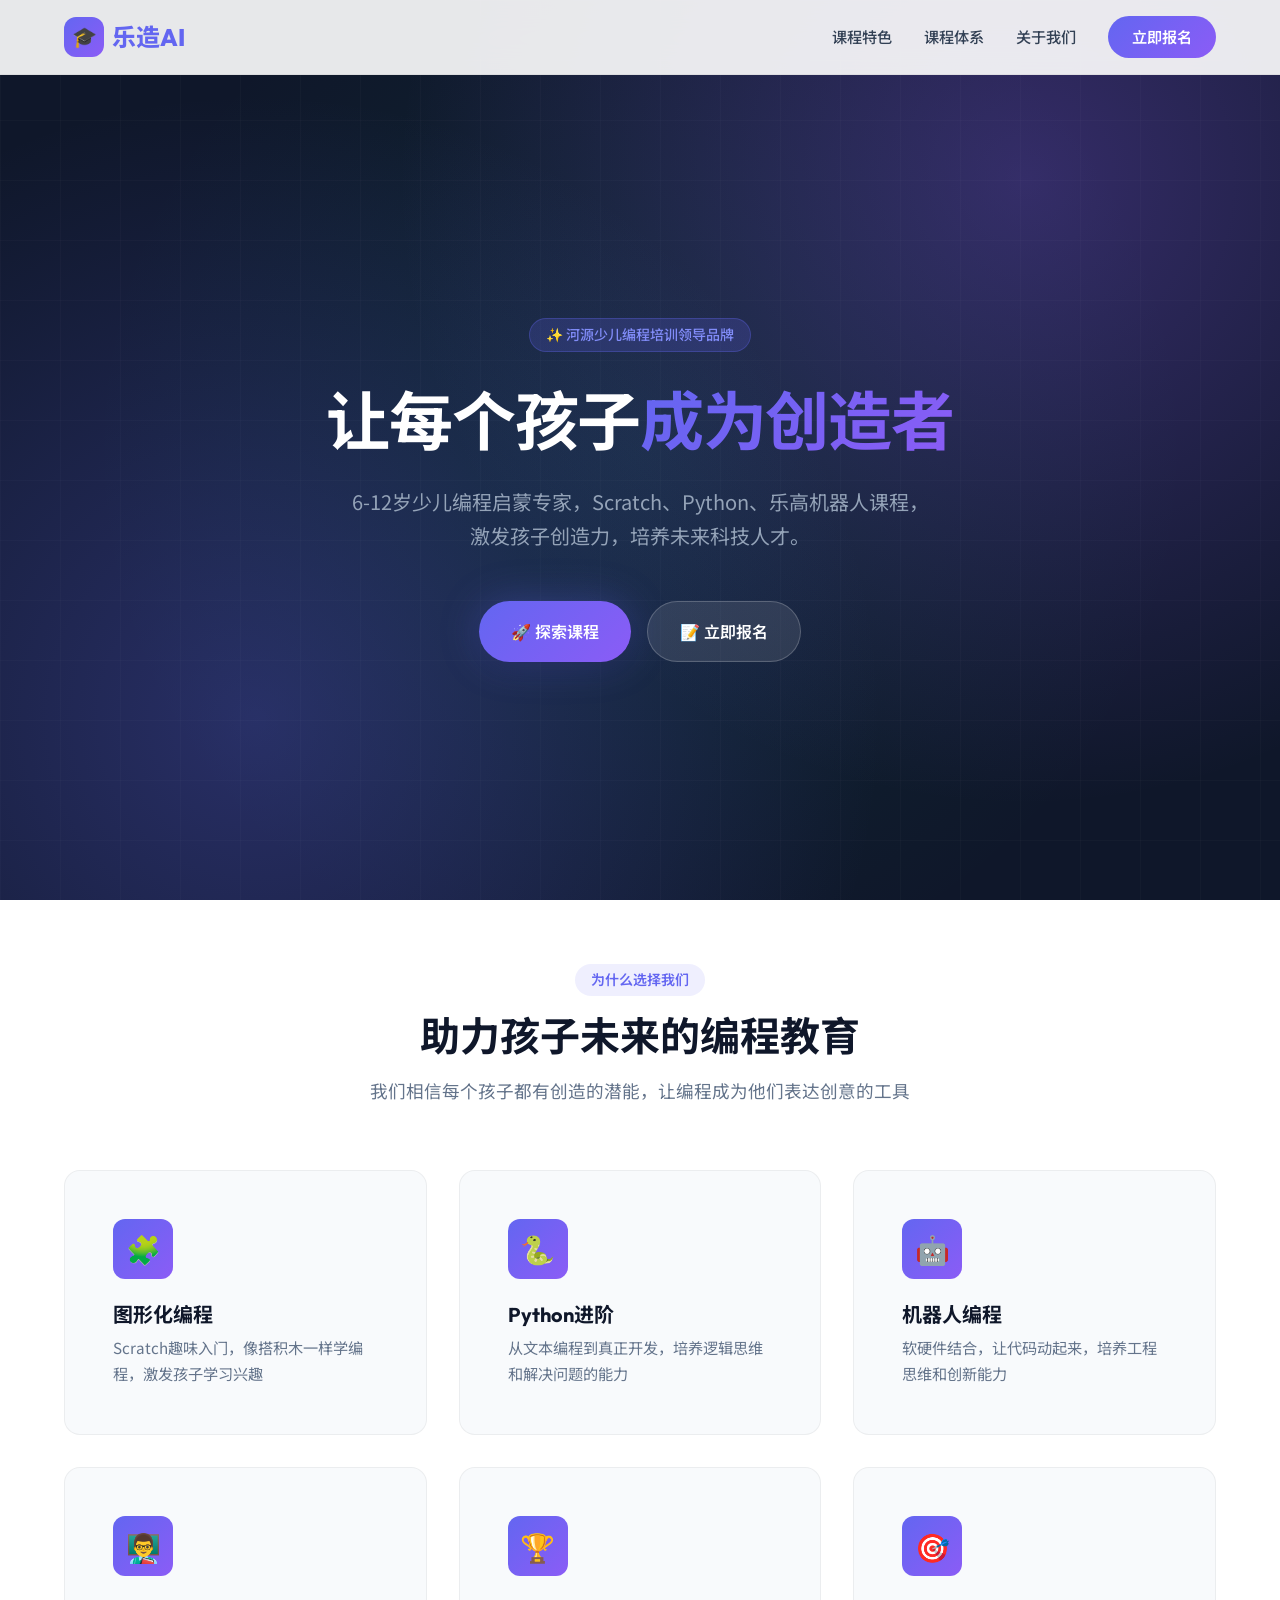
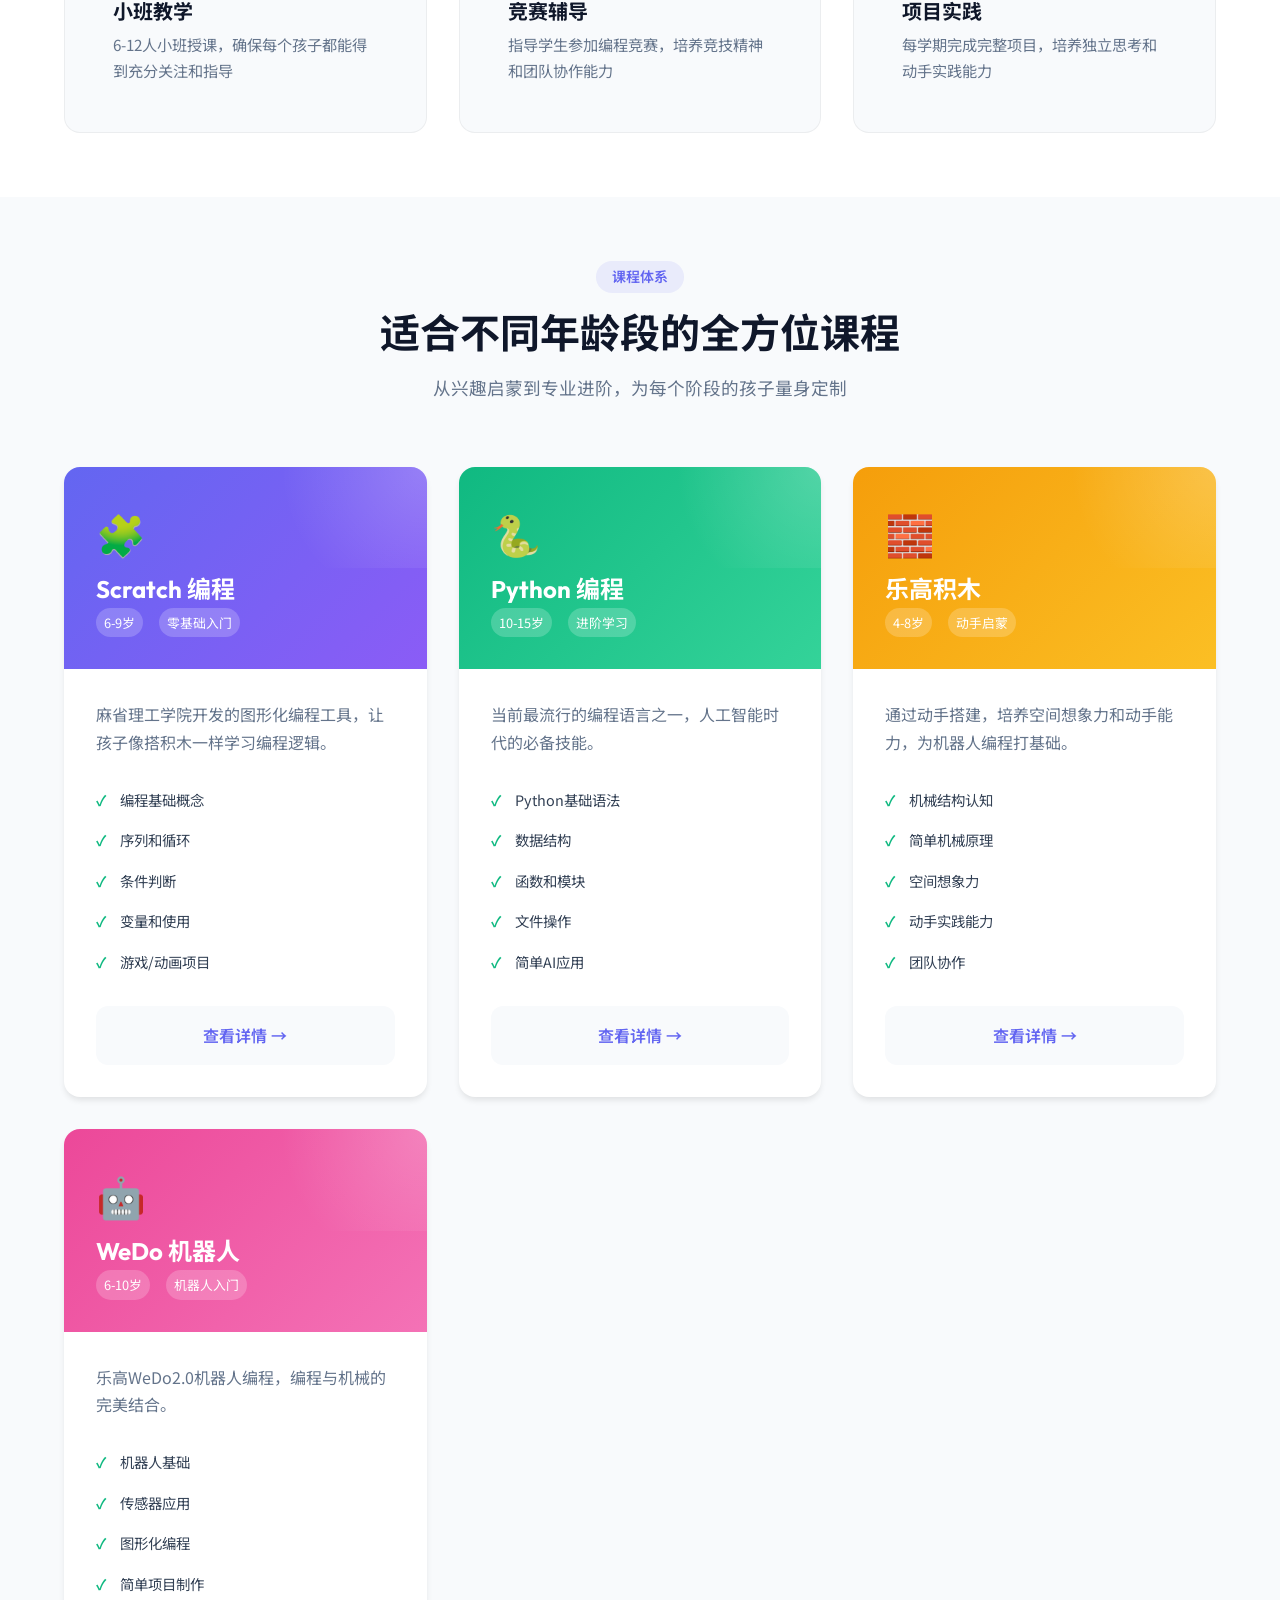
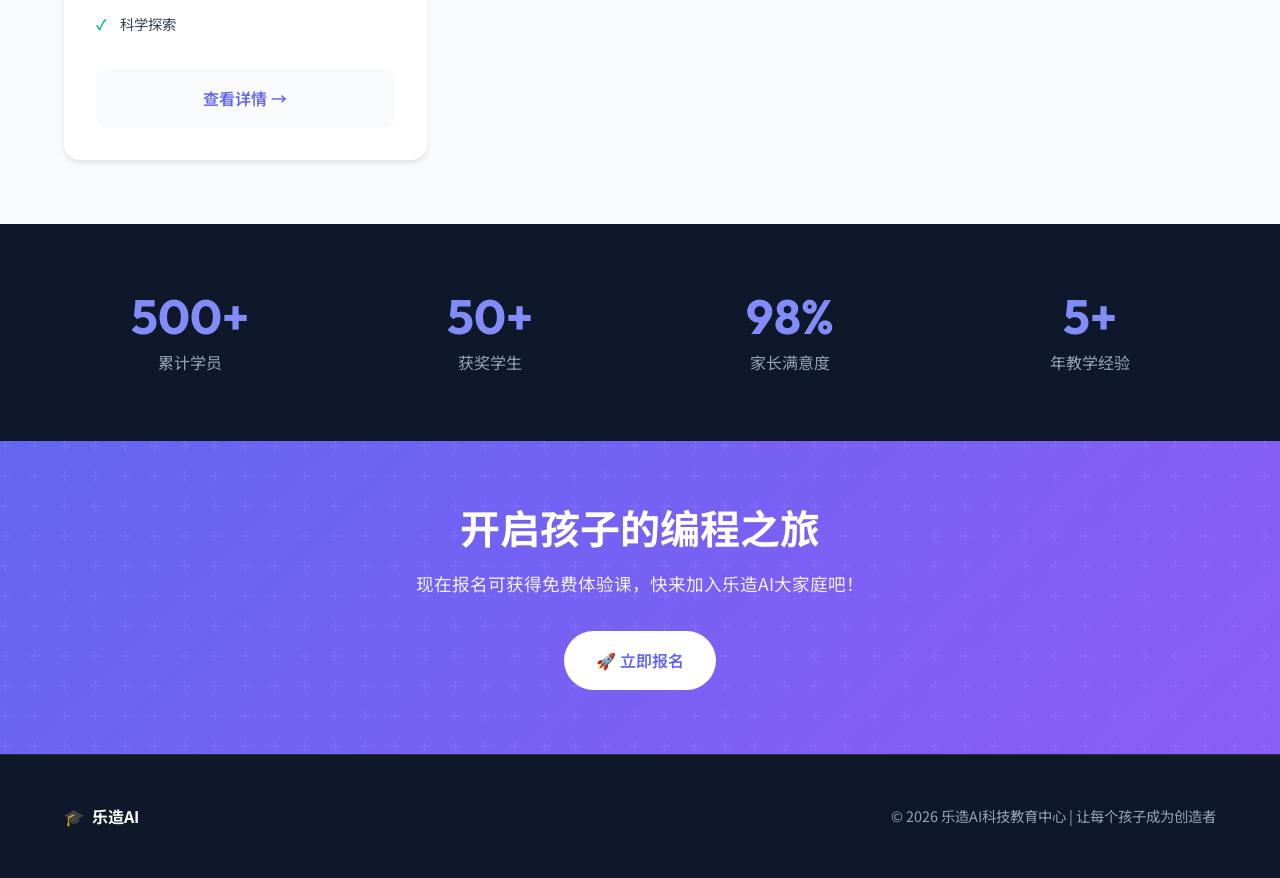
<file: index.html>
<!DOCTYPE html>
<html lang="zh-CN">
<head>
    <meta charset="UTF-8">
    <meta name="viewport" content="width=device-width, initial-scale=1.0">
    <title>乐造AI科技教育 | 河源少儿编程培训领航者</title>
    <meta name="description" content="乐造AI - 河源少儿编程培训专家，Scratch、Python、乐高机器人课程，6-12岁孩子编程启蒙首选">
    
    <!-- Fonts -->
    <link rel="preconnect" href="https://fonts.googleapis.com">
    <link rel="preconnect" href="https://fonts.gstatic.com" crossorigin>
    <link href="https://fonts.googleapis.com/css2?family=Noto+Sans+SC:wght@300;400;500;600;700;800&family=Outfit:wght@400;500;600;700&display=swap" rel="stylesheet">
    
    <style>
        /* ===== Design Tokens ===== */
        :root {
            /* Colors - Modern Palette */
            --primary: #6366f1;
            --primary-dark: #4f46e5;
            --primary-light: #818cf8;
            --secondary: #10b981;
            --accent: #f59e0b;
            --danger: #ef4444;
            
            /* Neutrals */
            --dark: #0f172a;
            --dark-soft: #334155;
            --gray: #64748b;
            --gray-light: #94a3b8;
            --light: #f8fafc;
            --white: #ffffff;
            
            /* Gradients */
            --gradient-primary: linear-gradient(135deg, #6366f1 0%, #8b5cf6 100%);
            --gradient-success: linear-gradient(135deg, #10b981 0%, #34d399 100%);
            --gradient-warm: linear-gradient(135deg, #f59e0b 0%, #fbbf24 100%);
            
            /* Shadows */
            --shadow-sm: 0 1px 2px rgba(0,0,0,0.05);
            --shadow-md: 0 4px 6px -1px rgba(0,0,0,0.1);
            --shadow-lg: 0 10px 15px -3px rgba(0,0,0,0.1);
            --shadow-xl: 0 20px 25px -5px rgba(0,0,0,0.1);
            --shadow-glow: 0 0 40px rgba(99, 102, 241, 0.3);
            
            /* Spacing */
            --space-xs: 0.25rem;
            --space-sm: 0.5rem;
            --space-md: 1rem;
            --space-lg: 1.5rem;
            --space-xl: 2rem;
            --space-2xl: 3rem;
            --space-3xl: 4rem;
            
            /* Typography */
            --font-display: 'Outfit', 'Noto Sans SC', sans-serif;
            --font-body: 'Noto Sans SC', sans-serif;
            
            /* Border Radius */
            --radius-sm: 0.375rem;
            --radius-md: 0.5rem;
            --radius-lg: 0.75rem;
            --radius-xl: 1rem;
            --radius-2xl: 1.5rem;
            --radius-full: 9999px;
            
            /* Transitions */
            --transition-fast: 150ms ease;
            --transition-base: 250ms ease;
            --transition-slow: 350ms ease;
        }
        
        /* ===== Reset & Base ===== */
        *, *::before, *::after {
            margin: 0;
            padding: 0;
            box-sizing: border-box;
        }
        
        html {
            scroll-behavior: smooth;
        }
        
        body {
            font-family: var(--font-body);
            background: var(--light);
            color: var(--dark-soft);
            line-height: 1.7;
            overflow-x: hidden;
        }
        
        /* ===== Typography ===== */
        h1, h2, h3, h4, h5, h6 {
            font-family: var(--font-display);
            font-weight: 700;
            line-height: 1.2;
            color: var(--dark);
        }
        
        .text-gradient {
            background: var(--gradient-primary);
            -webkit-background-clip: text;
            -webkit-text-fill-color: transparent;
            background-clip: text;
        }
        
        /* ===== Layout ===== */
        .container {
            max-width: 1200px;
            margin: 0 auto;
            padding: 0 var(--space-lg);
        }
        
        .section {
            padding: var(--space-3xl) 0;
        }
        
        /* ===== Header ===== */
        .header {
            position: fixed;
            top: 0;
            left: 0;
            right: 0;
            z-index: 1000;
            background: rgba(255, 255, 255, 0.9);
            backdrop-filter: blur(20px);
            border-bottom: 1px solid rgba(0,0,0,0.05);
            transition: all var(--transition-base);
        }
        
        .header.scrolled {
            box-shadow: var(--shadow-lg);
        }
        
        .header-inner {
            display: flex;
            align-items: center;
            justify-content: space-between;
            padding: var(--space-md) 0;
        }
        
        .logo {
            display: flex;
            align-items: center;
            gap: var(--space-sm);
            font-family: var(--font-display);
            font-size: 1.5rem;
            font-weight: 800;
            color: var(--primary);
            text-decoration: none;
        }
        
        .logo-icon {
            width: 40px;
            height: 40px;
            background: var(--gradient-primary);
            border-radius: var(--radius-lg);
            display: flex;
            align-items: center;
            justify-content: center;
            color: white;
            font-size: 1.25rem;
        }
        
        .nav {
            display: flex;
            align-items: center;
            gap: var(--space-xl);
        }
        
        .nav-link {
            color: var(--dark-soft);
            text-decoration: none;
            font-weight: 500;
            font-size: 0.95rem;
            transition: color var(--transition-fast);
            position: relative;
        }
        
        .nav-link::after {
            content: '';
            position: absolute;
            bottom: -4px;
            left: 0;
            width: 0;
            height: 2px;
            background: var(--primary);
            transition: width var(--transition-base);
        }
        
        .nav-link:hover {
            color: var(--primary);
        }
        
        .nav-link:hover::after {
            width: 100%;
        }
        
        .nav-cta {
            background: var(--gradient-primary);
            color: white !important;
            padding: var(--space-sm) var(--space-lg);
            border-radius: var(--radius-full);
            font-weight: 600;
        }
        
        .nav-cta::after {
            display: none;
        }
        
        .nav-cta:hover {
            transform: translateY(-2px);
            box-shadow: var(--shadow-lg);
        }
        
        /* ===== Hero ===== */
        .hero {
            min-height: 100vh;
            display: flex;
            align-items: center;
            justify-content: center;
            background: var(--dark);
            position: relative;
            overflow: hidden;
            padding: calc(80px + var(--space-3xl)) var(--space-lg) var(--space-3xl);
        }
        
        .hero::before {
            content: '';
            position: absolute;
            top: 0;
            left: 0;
            right: 0;
            bottom: 0;
            background: 
                radial-gradient(circle at 20% 80%, rgba(99, 102, 241, 0.3) 0%, transparent 50%),
                radial-gradient(circle at 80% 20%, rgba(139, 92, 246, 0.3) 0%, transparent 50%),
                radial-gradient(circle at 50% 50%, rgba(16, 185, 129, 0.1) 0%, transparent 70%);
        }
        
        .hero-grid {
            position: absolute;
            top: 0;
            left: 0;
            right: 0;
            bottom: 0;
            background-image: 
                linear-gradient(rgba(255,255,255,0.02) 1px, transparent 1px),
                linear-gradient(90deg, rgba(255,255,255,0.02) 1px, transparent 1px);
            background-size: 60px 60px;
        }
        
        .hero-content {
            text-align: center;
            position: relative;
            z-index: 1;
            max-width: 800px;
        }
        
        .hero-badge {
            display: inline-flex;
            align-items: center;
            gap: var(--space-sm);
            background: rgba(99, 102, 241, 0.2);
            border: 1px solid rgba(99, 102, 241, 0.3);
            padding: var(--space-xs) var(--space-md);
            border-radius: var(--radius-full);
            color: var(--primary-light);
            font-size: 0.875rem;
            font-weight: 500;
            margin-bottom: var(--space-xl);
        }
        
        .hero h1 {
            font-size: clamp(2.5rem, 6vw, 4rem);
            color: white;
            margin-bottom: var(--space-lg);
            letter-spacing: -0.02em;
        }
        
        .hero h1 span {
            background: var(--gradient-primary);
            -webkit-background-clip: text;
            -webkit-text-fill-color: transparent;
            background-clip: text;
        }
        
        .hero-desc {
            font-size: 1.25rem;
            color: var(--gray-light);
            margin-bottom: var(--space-2xl);
            max-width: 600px;
            margin-left: auto;
            margin-right: auto;
        }
        
        .hero-actions {
            display: flex;
            gap: var(--space-md);
            justify-content: center;
            flex-wrap: wrap;
        }
        
        .btn {
            display: inline-flex;
            align-items: center;
            gap: var(--space-sm);
            padding: var(--space-md) var(--space-xl);
            border-radius: var(--radius-full);
            font-weight: 600;
            font-size: 1rem;
            text-decoration: none;
            transition: all var(--transition-base);
            cursor: pointer;
            border: none;
        }
        
        .btn-primary {
            background: var(--gradient-primary);
            color: white;
            box-shadow: var(--shadow-lg), var(--shadow-glow);
        }
        
        .btn-primary:hover {
            transform: translateY(-3px);
            box-shadow: var(--shadow-xl), 0 0 60px rgba(99, 102, 241, 0.4);
        }
        
        .btn-secondary {
            background: rgba(255, 255, 255, 0.1);
            color: white;
            border: 1px solid rgba(255, 255, 255, 0.2);
        }
        
        .btn-secondary:hover {
            background: rgba(255, 255, 255, 0.2);
            transform: translateY(-2px);
        }
        
        /* ===== Features ===== */
        .features {
            background: var(--white);
        }
        
        .section-header {
            text-align: center;
            margin-bottom: var(--space-3xl);
        }
        
        .section-label {
            display: inline-block;
            background: rgba(99, 102, 241, 0.1);
            color: var(--primary);
            padding: var(--space-xs) var(--space-md);
            border-radius: var(--radius-full);
            font-size: 0.875rem;
            font-weight: 600;
            margin-bottom: var(--space-md);
        }
        
        .section-title {
            font-size: clamp(1.75rem, 4vw, 2.5rem);
            margin-bottom: var(--space-md);
        }
        
        .section-desc {
            font-size: 1.1rem;
            color: var(--gray);
            max-width: 600px;
            margin: 0 auto;
        }
        
        .features-grid {
            display: grid;
            grid-template-columns: repeat(auto-fit, minmax(280px, 1fr));
            gap: var(--space-xl);
        }
        
        .feature-card {
            background: var(--light);
            padding: var(--space-2xl);
            border-radius: var(--radius-xl);
            border: 1px solid rgba(0,0,0,0.05);
            transition: all var(--transition-base);
        }
        
        .feature-card:hover {
            transform: translateY(-8px);
            box-shadow: var(--shadow-xl);
            border-color: rgba(99, 102, 241, 0.2);
        }
        
        .feature-icon {
            width: 60px;
            height: 60px;
            background: var(--gradient-primary);
            border-radius: var(--radius-lg);
            display: flex;
            align-items: center;
            justify-content: center;
            font-size: 1.75rem;
            margin-bottom: var(--space-lg);
        }
        
        .feature-card h3 {
            font-size: 1.25rem;
            margin-bottom: var(--space-sm);
        }
        
        .feature-card p {
            color: var(--gray);
            font-size: 0.95rem;
        }
        
        /* ===== Courses ===== */
        .courses {
            background: var(--light);
        }
        
        .courses-grid {
            display: grid;
            grid-template-columns: repeat(auto-fit, minmax(350px, 1fr));
            gap: var(--space-xl);
        }
        
        .course-card {
            background: var(--white);
            border-radius: var(--radius-xl);
            overflow: hidden;
            box-shadow: var(--shadow-md);
            transition: all var(--transition-base);
        }
        
        .course-card:hover {
            transform: translateY(-8px);
            box-shadow: var(--shadow-xl);
        }
        
        .course-header {
            padding: var(--space-xl);
            background: var(--gradient-primary);
            color: white;
            position: relative;
            overflow: hidden;
        }
        
        .course-header::before {
            content: '';
            position: absolute;
            top: -50%;
            right: -50%;
            width: 100%;
            height: 100%;
            background: radial-gradient(circle, rgba(255,255,255,0.2) 0%, transparent 70%);
        }
        
        .course-card:nth-child(2) .course-header {
            background: var(--gradient-success);
        }
        
        .course-card:nth-child(3) .course-header {
            background: var(--gradient-warm);
        }
        
        .course-card:nth-child(4) .course-header {
            background: linear-gradient(135deg, #ec4899 0%, #f472b6 100%);
        }
        
        .course-icon {
            font-size: 2.5rem;
            margin-bottom: var(--space-sm);
        }
        
        .course-header h3 {
            color: white;
            font-size: 1.5rem;
            margin-bottom: var(--space-xs);
        }
        
        .course-meta {
            display: flex;
            gap: var(--space-md);
            flex-wrap: wrap;
        }
        
        .course-tag {
            background: rgba(255,255,255,0.2);
            padding: var(--space-xs) var(--space-sm);
            border-radius: var(--radius-full);
            font-size: 0.8rem;
        }
        
        .course-body {
            padding: var(--space-xl);
        }
        
        .course-desc {
            color: var(--gray);
            margin-bottom: var(--space-lg);
        }
        
        .course-list {
            list-style: none;
        }
        
        .course-list li {
            padding: var(--space-sm) 0;
            padding-left: var(--space-lg);
            position: relative;
            color: var(--dark-soft);
            font-size: 0.9rem;
        }
        
        .course-list li::before {
            content: '✓';
            position: absolute;
            left: 0;
            color: var(--secondary);
            font-weight: 700;
        }
        
        .course-cta {
            display: block;
            text-align: center;
            padding: var(--space-md);
            margin-top: var(--space-lg);
            background: var(--light);
            color: var(--primary);
            text-decoration: none;
            border-radius: var(--radius-lg);
            font-weight: 600;
            transition: all var(--transition-fast);
        }
        
        .course-cta:hover {
            background: var(--primary);
            color: white;
        }
        
        /* ===== Stats ===== */
        .stats {
            background: var(--dark);
            color: white;
        }
        
        .stats-grid {
            display: grid;
            grid-template-columns: repeat(auto-fit, minmax(200px, 1fr));
            gap: var(--space-2xl);
            text-align: center;
        }
        
        .stat-item h3 {
            font-size: 3rem;
            color: var(--primary-light);
            margin-bottom: var(--space-xs);
        }
        
        .stat-item p {
            color: var(--gray-light);
            font-size: 1rem;
        }
        
        /* ===== CTA ===== */
        .cta {
            background: var(--gradient-primary);
            position: relative;
            overflow: hidden;
        }
        
        .cta::before {
            content: '';
            position: absolute;
            top: 0;
            left: 0;
            right: 0;
            bottom: 0;
            background: url("data:image/svg+xml,%3Csvg width='60' height='60' viewBox='0 0 60 60' xmlns='http://www.w3.org/2000/svg'%3E%3Cg fill='none' fill-rule='evenodd'%3E%3Cg fill='%23ffffff' fill-opacity='0.05'%3E%3Cpath d='M36 34v-4h-2v4h-4v2h4v4h2v-4h4v-2h-4zm0-30V0h-2v4h-4v2h4v4h2V6h4V4h-4zM6 34v-4H4v4H0v2h4v4h2v-4h4v-2H6zM6 4V0H4v4H0v2h4v4h2V6h4V4H6z'/%3E%3C/g%3E%3C/g%3E%3C/svg%3E");
        }
        
        .cta-content {
            position: relative;
            z-index: 1;
            text-align: center;
            color: white;
        }
        
        .cta h2 {
            color: white;
            font-size: clamp(1.75rem, 4vw, 2.5rem);
            margin-bottom: var(--space-md);
        }
        
        .cta p {
            opacity: 0.9;
            font-size: 1.1rem;
            margin-bottom: var(--space-xl);
        }
        
        .cta .btn {
            background: white;
            color: var(--primary);
        }
        
        .cta .btn:hover {
            transform: translateY(-3px);
            box-shadow: var(--shadow-xl);
        }
        
        /* ===== Footer ===== */
        .footer {
            background: var(--dark);
            color: var(--gray-light);
            padding: var(--space-2xl) 0;
            border-top: 1px solid rgba(255,255,255,0.1);
        }
        
        .footer-inner {
            display: flex;
            justify-content: space-between;
            align-items: center;
            flex-wrap: wrap;
            gap: var(--space-md);
        }
        
        .footer-logo {
            display: flex;
            align-items: center;
            gap: var(--space-sm);
            color: white;
            font-weight: 700;
            text-decoration: none;
        }
        
        .footer p {
            font-size: 0.9rem;
        }
        
        /* ===== Mobile Nav ===== */
        .mobile-toggle {
            display: none;
            background: none;
            border: none;
            font-size: 1.5rem;
            cursor: pointer;
        }
        
        @media (max-width: 768px) {
            .nav {
                display: none;
            }
            
            .mobile-toggle {
                display: block;
            }
            
            .hero h1 {
                font-size: 2rem;
            }
            
            .courses-grid {
                grid-template-columns: 1fr;
            }
        }
        
        /* ===== Animations ===== */
        @keyframes fadeInUp {
            from {
                opacity: 0;
                transform: translateY(30px);
            }
            to {
                opacity: 1;
                transform: translateY(0);
            }
        }
        
        .animate {
            animation: fadeInUp 0.6s ease forwards;
        }
        
        .delay-1 { animation-delay: 0.1s; }
        .delay-2 { animation-delay: 0.2s; }
        .delay-3 { animation-delay: 0.3s; }
        .delay-4 { animation-delay: 0.4s; }
    </style>
</head>
<body>
    <!-- Header -->
    <header class="header" id="header">
        <div class="container">
            <div class="header-inner">
                <a href="index.html" class="logo">
                    <span class="logo-icon">🎓</span>
                    乐造AI
                </a>
                <nav class="nav">
                    <a href="#features" class="nav-link">课程特色</a>
                    <a href="#courses" class="nav-link">课程体系</a>
                    <a href="#stats" class="nav-link">关于我们</a>
                    <a href="register.html" class="nav-link nav-cta">立即报名</a>
                </nav>
                <button class="mobile-toggle">☰</button>
            </div>
        </div>
    </header>

    <!-- Hero -->
    <section class="hero">
        <div class="hero-grid"></div>
        <div class="container">
            <div class="hero-content">
                <div class="hero-badge animate">
                    ✨ 河源少儿编程培训领导品牌
                </div>
                <h1 class="animate delay-1">
                    让每个孩子<span>成为创造者</span>
                </h1>
                <p class="hero-desc animate delay-2">
                    6-12岁少儿编程启蒙专家，Scratch、Python、乐高机器人课程，
                    激发孩子创造力，培养未来科技人才。
                </p>
                <div class="hero-actions animate delay-3">
                    <a href="#courses" class="btn btn-primary">
                        🚀 探索课程
                    </a>
                    <a href="register.html" class="btn btn-secondary">
                        📝 立即报名
                    </a>
                </div>
            </div>
        </div>
    </section>

    <!-- Features -->
    <section class="section features" id="features">
        <div class="container">
            <div class="section-header">
                <span class="section-label">为什么选择我们</span>
                <h2 class="section-title">助力孩子未来的编程教育</h2>
                <p class="section-desc">
                    我们相信每个孩子都有创造的潜能，让编程成为他们表达创意的工具
                </p>
            </div>
            <div class="features-grid">
                <div class="feature-card">
                    <div class="feature-icon">🧩</div>
                    <h3>图形化编程</h3>
                    <p>Scratch趣味入门，像搭积木一样学编程，激发孩子学习兴趣</p>
                </div>
                <div class="feature-card">
                    <div class="feature-icon">🐍</div>
                    <h3>Python进阶</h3>
                    <p>从文本编程到真正开发，培养逻辑思维和解决问题的能力</p>
                </div>
                <div class="feature-card">
                    <div class="feature-icon">🤖</div>
                    <h3>机器人编程</h3>
                    <p>软硬件结合，让代码动起来，培养工程思维和创新能力</p>
                </div>
                <div class="feature-card">
                    <div class="feature-icon">👨‍🏫</div>
                    <h3>小班教学</h3>
                    <p>6-12人小班授课，确保每个孩子都能得到充分关注和指导</p>
                </div>
                <div class="feature-card">
                    <div class="feature-icon">🏆</div>
                    <h3>竞赛辅导</h3>
                    <p>指导学生参加编程竞赛，培养竞技精神和团队协作能力</p>
                </div>
                <div class="feature-card">
                    <div class="feature-icon">🎯</div>
                    <h3>项目实践</h3>
                    <p>每学期完成完整项目，培养独立思考和动手实践能力</p>
                </div>
            </div>
        </div>
    </section>

    <!-- Courses -->
    <section class="section courses" id="courses">
        <div class="container">
            <div class="section-header">
                <span class="section-label">课程体系</span>
                <h2 class="section-title">适合不同年龄段的全方位课程</h2>
                <p class="section-desc">
                    从兴趣启蒙到专业进阶，为每个阶段的孩子量身定制
                </p>
            </div>
            <div class="courses-grid">
                <!-- Scratch -->
                <div class="course-card">
                    <div class="course-header">
                        <div class="course-icon">🧩</div>
                        <h3>Scratch 编程</h3>
                        <div class="course-meta">
                            <span class="course-tag">6-9岁</span>
                            <span class="course-tag">零基础入门</span>
                        </div>
                    </div>
                    <div class="course-body">
                        <p class="course-desc">
                            麻省理工学院开发的图形化编程工具，让孩子像搭积木一样学习编程逻辑。
                        </p>
                        <ul class="course-list">
                            <li>编程基础概念</li>
                            <li>序列和循环</li>
                            <li>条件判断</li>
                            <li>变量和使用</li>
                            <li>游戏/动画项目</li>
                        </ul>
                        <a href="scratch-course.html" class="course-cta">查看详情 →</a>
                    </div>
                </div>
                
                <!-- Python -->
                <div class="course-card">
                    <div class="course-header">
                        <div class="course-icon">🐍</div>
                        <h3>Python 编程</h3>
                        <div class="course-meta">
                            <span class="course-tag">10-15岁</span>
                            <span class="course-tag">进阶学习</span>
                        </div>
                    </div>
                    <div class="course-body">
                        <p class="course-desc">
                            当前最流行的编程语言之一，人工智能时代的必备技能。
                        </p>
                        <ul class="course-list">
                            <li>Python基础语法</li>
                            <li>数据结构</li>
                            <li>函数和模块</li>
                            <li>文件操作</li>
                            <li>简单AI应用</li>
                        </ul>
                        <a href="python-course.html" class="course-cta">查看详情 →</a>
                    </div>
                </div>
                
                <!-- 乐高 -->
                <div class="course-card">
                    <div class="course-header">
                        <div class="course-icon">🧱</div>
                        <h3>乐高积木</h3>
                        <div class="course-meta">
                            <span class="course-tag">4-8岁</span>
                            <span class="course-tag">动手启蒙</span>
                        </div>
                    </div>
                    <div class="course-body">
                        <p class="course-desc">
                            通过动手搭建，培养空间想象力和动手能力，为机器人编程打基础。
                        </p>
                        <ul class="course-list">
                            <li>机械结构认知</li>
                            <li>简单机械原理</li>
                            <li>空间想象力</li>
                            <li>动手实践能力</li>
                            <li>团队协作</li>
                        </ul>
                        <a href="lego-course.html" class="course-cta">查看详情 →</a>
                    </div>
                </div>
                
                <!-- WeDo -->
                <div class="course-card">
                    <div class="course-header">
                        <div class="course-icon">🤖</div>
                        <h3>WeDo 机器人</h3>
                        <div class="course-meta">
                            <span class="course-tag">6-10岁</span>
                            <span class="course-tag">机器人入门</span>
                        </div>
                    </div>
                    <div class="course-body">
                        <p class="course-desc">
                            乐高WeDo2.0机器人编程，编程与机械的完美结合。
                        </p>
                        <ul class="course-list">
                            <li>机器人基础</li>
                            <li>传感器应用</li>
                            <li>图形化编程</li>
                            <li>简单项目制作</li>
                            <li>科学探索</li>
                        </ul>
                        <a href="wedo-course.html" class="course-cta">查看详情 →</a>
                    </div>
                </div>
            </div>
        </div>
    </section>

    <!-- Stats -->
    <section class="section stats" id="stats">
        <div class="container">
            <div class="stats-grid">
                <div class="stat-item">
                    <h3>500+</h3>
                    <p>累计学员</p>
                </div>
                <div class="stat-item">
                    <h3>50+</h3>
                    <p>获奖学生</p>
                </div>
                <div class="stat-item">
                    <h3>98%</h3>
                    <p>家长满意度</p>
                </div>
                <div class="stat-item">
                    <h3>5+</h3>
                    <p>年教学经验</p>
                </div>
            </div>
        </div>
    </section>

    <!-- CTA -->
    <section class="section cta">
        <div class="container">
            <div class="cta-content">
                <h2>开启孩子的编程之旅</h2>
                <p>现在报名可获得免费体验课，快来加入乐造AI大家庭吧！</p>
                <a href="register.html" class="btn">🚀 立即报名</a>
            </div>
        </div>
    </section>

    <!-- Footer -->
    <footer class="footer">
        <div class="container">
            <div class="footer-inner">
                <a href="index.html" class="footer-logo">
                    <span>🎓</span> 乐造AI
                </a>
                <p>© 2026 乐造AI科技教育中心 | 让每个孩子成为创造者</p>
            </div>
        </div>
    </footer>

    <script>
        // Header scroll effect
        const header = document.getElementById('header');
        window.addEventListener('scroll', () => {
            if (window.scrollY > 50) {
                header.classList.add('scrolled');
            } else {
                header.classList.remove('scrolled');
            }
        });
    </script>
</body>
</html>
</file>
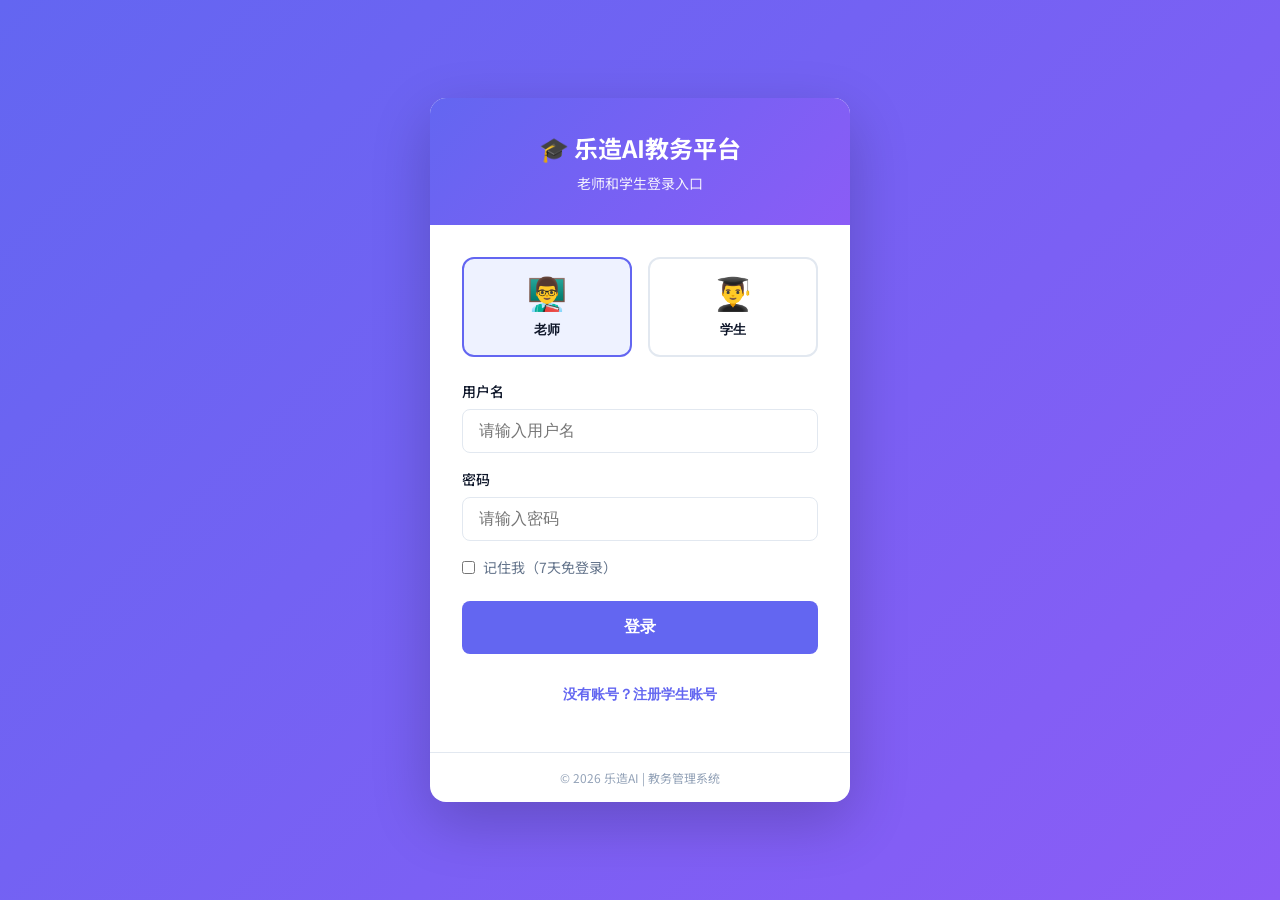
<file: education/index.html>
<!DOCTYPE html>
<html lang="zh-CN">
<head>
    <meta charset="UTF-8">
    <meta name="viewport" content="width=device-width, initial-scale=1.0">
    <title>乐造AI教务平台 - 登录</title>
    <link rel="preconnect" href="https://fonts.googleapis.com">
    <link rel="preconnect" href="https://fonts.gstatic.com" crossorigin>
    <link href="https://fonts.googleapis.com/css2?family=Noto+Sans+SC:wght@300;400;500;600;700&family=Outfit:wght@400;500;600;700&display=swap" rel="stylesheet">
    <style>
        :root {
            --primary: #6366f1;
            --primary-dark: #4f46e5;
            --primary-light: #818cf8;
            --success: #10b981;
            --warning: #f59e0b;
            --danger: #ef4444;
            --dark: #0f172a;
            --dark-soft: #1e293b;
            --gray: #64748b;
            --gray-light: #94a3b8;
            --light: #f8fafc;
            --white: #ffffff;
            --gradient: linear-gradient(135deg, #6366f1 0%, #8b5cf6 100%);
        }
        
        * {
            margin: 0;
            padding: 0;
            box-sizing: border-box;
        }
        
        body {
            font-family: 'Noto Sans SC', sans-serif;
            background: var(--gradient);
            min-height: 100vh;
            display: flex;
            align-items: center;
            justify-content: center;
            padding: 1rem;
        }
        
        .container {
            background: var(--white);
            border-radius: 16px;
            box-shadow: 0 20px 60px rgba(0,0,0,0.2);
            width: 100%;
            max-width: 420px;
            overflow: hidden;
        }
        
        .header {
            background: var(--gradient);
            color: white;
            padding: 2rem;
            text-align: center;
        }
        
        .header h1 {
            font-size: 1.5rem;
            font-weight: 700;
            margin-bottom: 0.5rem;
        }
        
        .header p {
            opacity: 0.9;
            font-size: 0.875rem;
        }
        
        .content {
            padding: 2rem;
        }
        
        /* 角色选择 */
        .role-select {
            display: flex;
            gap: 1rem;
            margin-bottom: 1.5rem;
        }
        
        .role-btn {
            flex: 1;
            padding: 1rem;
            border: 2px solid #e2e8f0;
            border-radius: 12px;
            background: var(--white);
            cursor: pointer;
            transition: all 0.3s;
            text-align: center;
        }
        
        .role-btn:hover {
            border-color: var(--primary-light);
        }
        
        .role-btn.active {
            border-color: var(--primary);
            background: #eef2ff;
        }
        
        .role-btn .icon {
            font-size: 2rem;
            margin-bottom: 0.5rem;
        }
        
        .role-btn .text {
            font-weight: 600;
            color: var(--dark);
        }
        
        /* 表单 */
        .form-group {
            margin-bottom: 1rem;
        }
        
        .form-group label {
            display: block;
            margin-bottom: 0.5rem;
            font-weight: 500;
            color: var(--dark);
            font-size: 0.875rem;
        }
        
        .form-group input {
            width: 100%;
            padding: 0.75rem 1rem;
            border: 1px solid #e2e8f0;
            border-radius: 8px;
            font-size: 1rem;
            transition: all 0.3s;
        }
        
        .form-group input:focus {
            outline: none;
            border-color: var(--primary);
            box-shadow: 0 0 0 3px rgba(99, 102, 241, 0.1);
        }
        
        .checkbox-group {
            display: flex;
            align-items: center;
            gap: 0.5rem;
            margin-bottom: 1.5rem;
        }
        
        .checkbox-group input {
            width: auto;
        }
        
        .checkbox-group label {
            font-size: 0.875rem;
            color: var(--gray);
            cursor: pointer;
        }
        
        /* 按钮 */
        .btn {
            width: 100%;
            padding: 1rem;
            border: none;
            border-radius: 8px;
            font-size: 1rem;
            font-weight: 600;
            cursor: pointer;
            transition: all 0.3s;
        }
        
        .btn-primary {
            background: var(--primary);
            color: white;
        }
        
        .btn-primary:hover {
            background: var(--primary-dark);
        }
        
        .btn-primary:disabled {
            background: var(--gray-light);
            cursor: not-allowed;
        }
        
        .btn-link {
            background: none;
            color: var(--primary);
            margin-top: 1rem;
            font-size: 0.875rem;
        }
        
        .btn-link:hover {
            text-decoration: underline;
        }
        
        /* 错误提示 */
        .error {
            background: #fef2f2;
            color: var(--danger);
            padding: 0.75rem;
            border-radius: 8px;
            margin-bottom: 1rem;
            font-size: 0.875rem;
            display: none;
        }
        
        .error.show {
            display: block;
        }
        
        /* 页脚 */
        .footer {
            text-align: center;
            padding: 1rem;
            color: var(--gray-light);
            font-size: 0.75rem;
            border-top: 1px solid #e2e8f0;
        }
        
        /* 加载动画 */
        .loading {
            display: inline-block;
            width: 1rem;
            height: 1rem;
            border: 2px solid #fff;
            border-top-color: transparent;
            border-radius: 50%;
            animation: spin 0.8s linear infinite;
            margin-right: 0.5rem;
        }
        
        @keyframes spin {
            to { transform: rotate(360deg); }
        }
    </style>
</head>
<body>
    <div class="container">
        <div class="header">
            <h1>🎓 乐造AI教务平台</h1>
            <p>老师和学生登录入口</p>
        </div>
        
        <div class="content">
            <!-- 角色选择 -->
            <div class="role-select">
                <button class="role-btn active" data-role="teacher" onclick="selectRole('teacher')">
                    <div class="icon">👨‍🏫</div>
                    <div class="text">老师</div>
                </button>
                <button class="role-btn" data-role="student" onclick="selectRole('student')">
                    <div class="icon">👨‍🎓</div>
                    <div class="text">学生</div>
                </button>
            </div>
            
            <!-- 错误提示 -->
            <div class="error" id="error"></div>
            
            <!-- 登录表单 -->
            <form id="loginForm" onsubmit="handleLogin(event)">
                <div class="form-group">
                    <label for="username">用户名</label>
                    <input type="text" id="username" name="username" required placeholder="请输入用户名">
                </div>
                
                <div class="form-group">
                    <label for="password">密码</label>
                    <input type="password" id="password" name="password" required placeholder="请输入密码">
                </div>
                
                <div class="checkbox-group">
                    <input type="checkbox" id="remember" name="remember">
                    <label for="remember">记住我（7天免登录）</label>
                </div>
                
                <button type="submit" class="btn btn-primary" id="loginBtn">
                    登录
                </button>
                
                <button type="button" class="btn btn-link" onclick="location.href='register.html'">
                    没有账号？注册学生账号
                </button>
            </form>
        </div>
        
        <div class="footer">
            © 2026 乐造AI | 教务管理系统
        </div>
    </div>
    
    <script src="js/auth.js"></script>
    <script src="js/api.js"></script>
    <script>
        // 当前选中的角色
        let currentRole = 'teacher';
        
        // 选择角色
        function selectRole(role) {
            currentRole = role;
            document.querySelectorAll('.role-btn').forEach(btn => {
                btn.classList.toggle('active', btn.dataset.role === role);
            });
        }
        
        // 显示错误
        function showError(message) {
            const errorEl = document.getElementById('error');
            errorEl.textContent = message;
            errorEl.classList.add('show');
        }
        
        // 隐藏错误
        function hideError() {
            document.getElementById('error').classList.remove('show');
        }
        
        // 处理登录
        async function handleLogin(event) {
            event.preventDefault();
            hideError();
            
            const username = document.getElementById('username').value.trim();
            const password = document.getElementById('password').value;
            const remember = document.getElementById('remember').checked;
            const loginBtn = document.getElementById('loginBtn');
            
            if (!username || !password) {
                showError('请输入用户名和密码');
                return;
            }
            
            // 显示加载状态
            loginBtn.disabled = true;
            loginBtn.innerHTML = '<span class="loading"></span>登录中...';
            
            try {
                const result = await AuthService.login(username, password, currentRole);
                
                if (result.success) {
                    // 保存登录信息
                    Storage.setAuth(result.user, result.token, remember);
                    
                    // 跳转工作台
                    location.href = 'dashboard.html';
                } else {
                    showError(result.error || '登录失败');
                }
            } catch (error) {
                console.error('登录错误:', error);
                showError('登录失败，请稍后重试');
            } finally {
                loginBtn.disabled = false;
                loginBtn.textContent = '登录';
            }
        }
        
        // 检查是否已登录
        window.onload = function() {
            const auth = Storage.getAuth();
            if (auth) {
                // 已登录，跳转到工作台
                location.href = 'dashboard.html';
            }
        };
    </script>
</body>
</html>
</file>
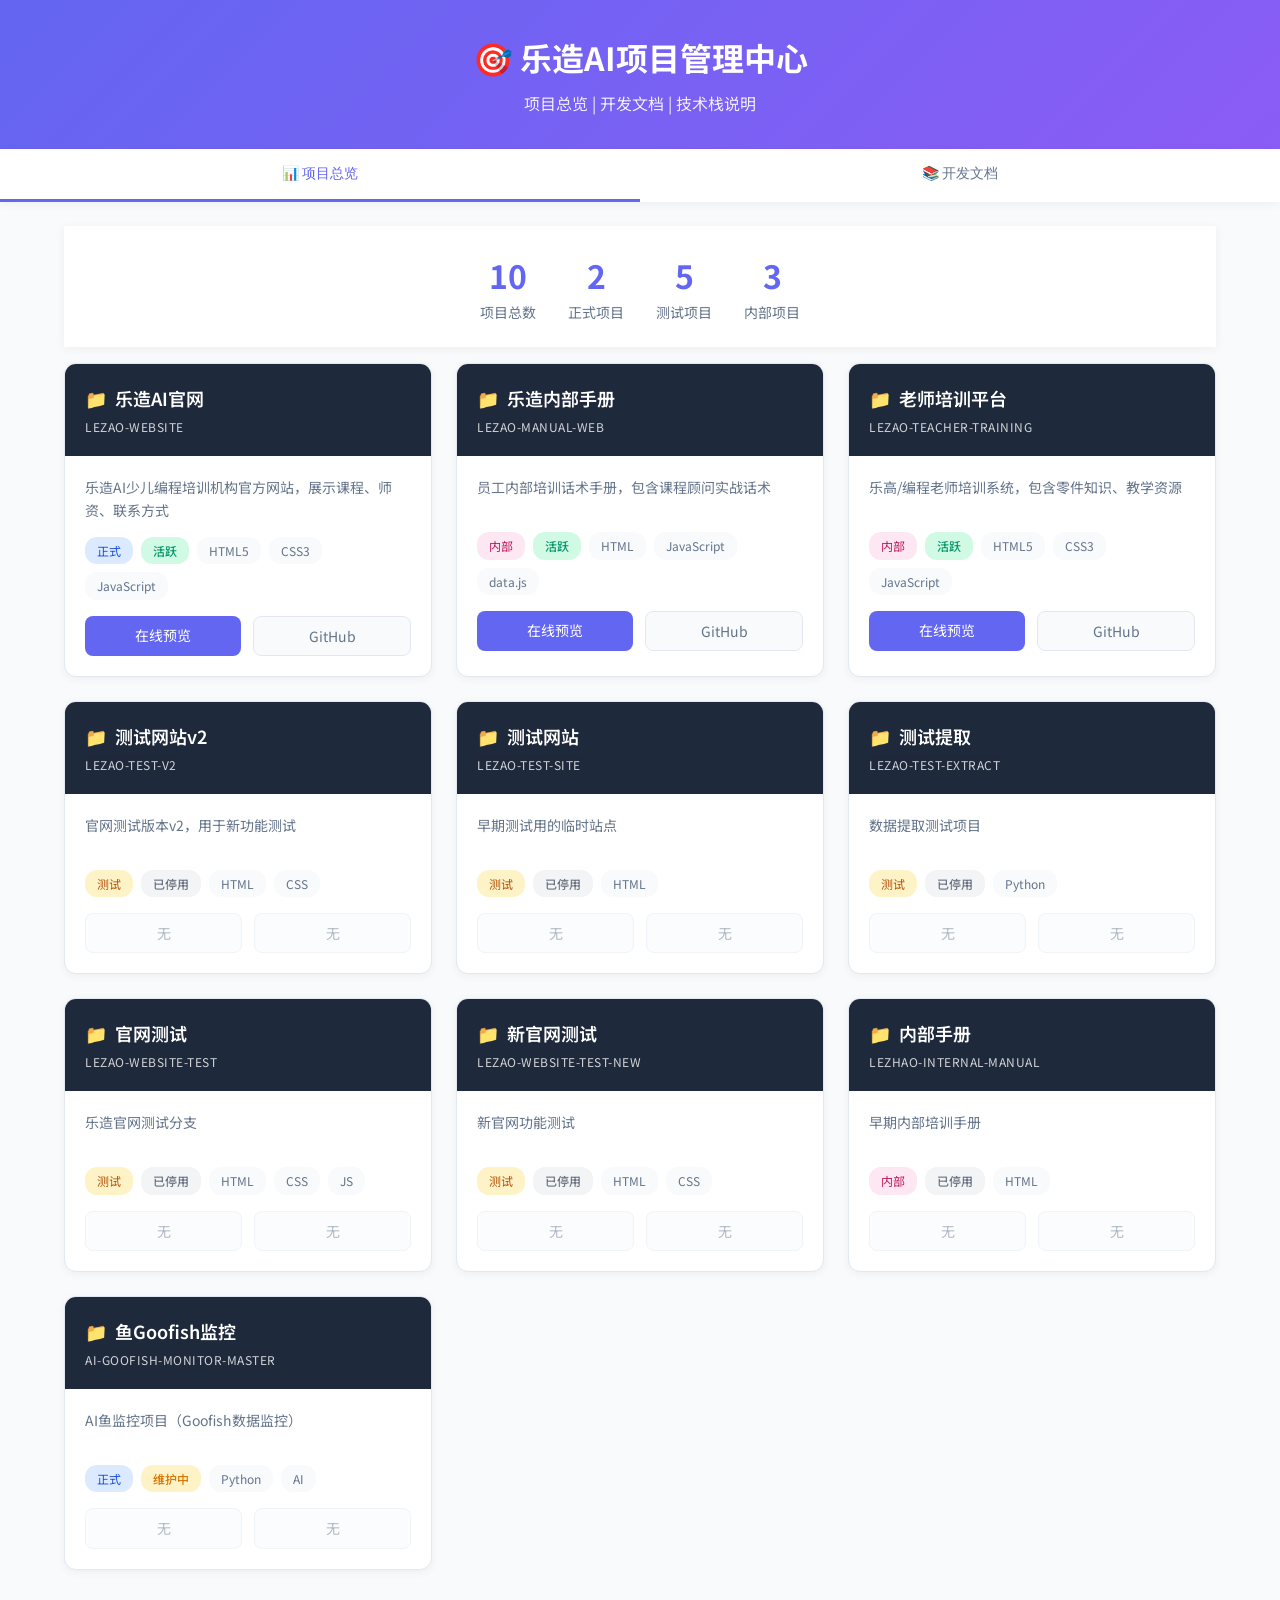
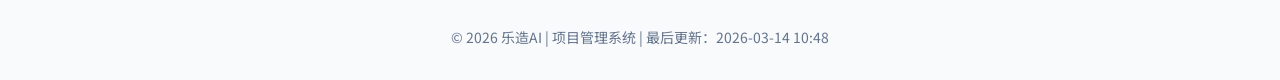
<file: projects/index.html>
<!DOCTYPE html>
<html lang="zh-CN">
<head>
    <meta charset="UTF-8">
    <meta name="viewport" content="width=device-width, initial-scale=1.0">
    <title>乐造AI项目管理中心</title>
    <meta name="description" content="乐造AI项目管理系统 - 开发文档">
    <link rel="preconnect" href="https://fonts.googleapis.com">
    <link rel="preconnect" href="https://fonts.gstatic.com" crossorigin>
    <link href="https://fonts.googleapis.com/css2?family=Noto+Sans+SC:wght@300;400;500;600;700&family=Outfit:wght@400;500;600;700&display=swap" rel="stylesheet">
    <style>
        :root {
            --primary: #6366f1;
            --primary-dark: #4f46e5;
            --primary-light: #818cf8;
            --success: #10b981;
            --warning: #f59e0b;
            --danger: #ef4444;
            --dark: #0f172a;
            --dark-soft: #1e293b;
            --gray: #64748b;
            --gray-light: #94a3b8;
            --light: #f8fafc;
            --white: #ffffff;
            --gradient: linear-gradient(135deg, #6366f1 0%, #8b5cf6 100%);
        }
        
        * {
            margin: 0;
            padding: 0;
            box-sizing: border-box;
        }
        
        body {
            font-family: 'Noto Sans SC', 'Outfit', sans-serif;
            background: var(--light);
            color: var(--dark);
            line-height: 1.6;
        }
        
        /* Header */
        .header {
            background: var(--gradient);
            color: white;
            padding: 2rem 1rem;
            text-align: center;
        }
        
        .header h1 {
            font-size: 2rem;
            font-weight: 700;
            margin-bottom: 0.5rem;
        }
        
        .header p {
            opacity: 0.9;
            font-size: 1rem;
        }
        
        /* Tab Navigation */
        .tab-nav {
            display: flex;
            background: var(--white);
            box-shadow: 0 2px 10px rgba(0,0,0,0.05);
            overflow-x: auto;
        }
        
        .tab-btn {
            flex: 1;
            min-width: 120px;
            padding: 1rem;
            border: none;
            background: none;
            color: var(--gray);
            cursor: pointer;
            font-size: 0.875rem;
            font-weight: 500;
            transition: all 0.3s;
            border-bottom: 3px solid transparent;
            white-space: nowrap;
        }
        
        .tab-btn:hover {
            color: var(--primary);
            background: var(--light);
        }
        
        .tab-btn.active {
            color: var(--primary);
            border-bottom-color: var(--primary);
        }
        
        /* Tab Content */
        .tab-content {
            display: none;
            padding: 1.5rem;
            max-width: 1200px;
            margin: 0 auto;
        }
        
        .tab-content.active {
            display: block;
        }
        
        /* Stats */
        .stats {
            display: flex;
            justify-content: center;
            gap: 2rem;
            padding: 1.5rem;
            background: var(--white);
            box-shadow: 0 2px 10px rgba(0,0,0,0.05);
            flex-wrap: wrap;
            margin-bottom: 1rem;
        }
        
        .stat-item {
            text-align: center;
        }
        
        .stat-number {
            font-size: 2rem;
            font-weight: 700;
            color: var(--primary);
        }
        
        .stat-label {
            font-size: 0.875rem;
            color: var(--gray);
        }
        
        /* Projects Grid */
        .projects-grid {
            display: grid;
            grid-template-columns: repeat(auto-fill, minmax(300px, 1fr));
            gap: 1.5rem;
        }
        
        .project-card {
            background: var(--white);
            border-radius: 12px;
            overflow: hidden;
            box-shadow: 0 2px 10px rgba(0,0,0,0.05);
            transition: all 0.3s;
            border: 1px solid #e2e8f0;
        }
        
        .project-card:hover {
            transform: translateY(-4px);
            box-shadow: 0 10px 30px rgba(99, 102, 241, 0.15);
        }
        
        .project-header {
            padding: 1.25rem;
            background: var(--dark-soft);
            color: white;
        }
        
        .project-name {
            font-size: 1.125rem;
            font-weight: 600;
            margin-bottom: 0.25rem;
            display: flex;
            align-items: center;
            gap: 0.5rem;
        }
        
        .project-type {
            font-size: 0.75rem;
            opacity: 0.8;
            text-transform: uppercase;
            letter-spacing: 0.5px;
        }
        
        .project-body {
            padding: 1.25rem;
        }
        
        .project-desc {
            color: var(--gray);
            font-size: 0.875rem;
            margin-bottom: 1rem;
            min-height: 40px;
        }
        
        .project-tags {
            display: flex;
            flex-wrap: wrap;
            gap: 0.5rem;
            margin-bottom: 1rem;
        }
        
        .tag {
            font-size: 0.75rem;
            padding: 0.25rem 0.75rem;
            border-radius: 12px;
            background: var(--light);
            color: var(--gray);
        }
        
        .tag.official { background: #dbeafe; color: #1d4ed8; }
        .tag.test { background: #fef3c7; color: #b45309; }
        .tag.internal { background: #fce7f3; color: #be185d; }
        
        .project-links {
            display: flex;
            gap: 0.75rem;
        }
        
        .btn {
            flex: 1;
            padding: 0.5rem;
            text-align: center;
            border-radius: 8px;
            font-size: 0.875rem;
            text-decoration: none;
            transition: all 0.3s;
            display: inline-block;
        }
        
        .btn-primary {
            background: var(--primary);
            color: white;
        }
        
        .btn-primary:hover {
            background: var(--primary-dark);
        }
        
        .btn-secondary {
            background: var(--light);
            color: var(--gray);
            border: 1px solid #e2e8f0;
        }
        
        .btn-secondary:hover {
            background: #e2e8f0;
        }
        
        /* Docs Section */
        .doc-section {
            background: var(--white);
            border-radius: 12px;
            padding: 1.5rem;
            box-shadow: 0 2px 10px rgba(0,0,0,0.05);
            margin-bottom: 1.5rem;
        }
        
        .doc-title {
            font-size: 1.25rem;
            font-weight: 600;
            margin-bottom: 1rem;
            display: flex;
            align-items: center;
            gap: 0.5rem;
            color: var(--dark);
        }
        
        .doc-content h3 {
            font-size: 1rem;
            font-weight: 600;
            margin: 1rem 0 0.5rem;
            color: var(--dark-soft);
        }
        
        .doc-content p {
            color: var(--gray);
            margin-bottom: 0.5rem;
        }
        
        .doc-content ul {
            margin-left: 1.5rem;
            color: var(--gray);
        }
        
        .doc-content li {
            margin-bottom: 0.25rem;
        }
        
        .tech-table {
            width: 100%;
            border-collapse: collapse;
            margin: 1rem 0;
        }
        
        .tech-table th, .tech-table td {
            padding: 0.5rem;
            text-align: left;
            border-bottom: 1px solid #e2e8f0;
            font-size: 0.875rem;
        }
        
        .tech-table th {
            background: var(--light);
            font-weight: 600;
        }
        
        .status-badge {
            display: inline-block;
            padding: 0.25rem 0.75rem;
            border-radius: 12px;
            font-size: 0.75rem;
            font-weight: 500;
        }
        
        .status-active { background: #d1fae5; color: #059669; }
        .status-maintain { background: #fef3c7; color: #d97706; }
        .status-stopped { background: #f3f4f6; color: #6b7280; }
        
        /* Footer */
        .footer {
            text-align: center;
            padding: 2rem;
            color: var(--gray);
            font-size: 0.875rem;
        }
        
        @media (max-width: 768px) {
            .header h1 { font-size: 1.5rem; }
            .stats { gap: 1rem; }
            .stat-number { font-size: 1.5rem; }
            .projects-grid { grid-template-columns: 1fr; }
            .tab-btn { min-width: 100px; padding: 0.75rem 0.5rem; font-size: 0.75rem; }
        }
    </style>
</head>
<body>
    <header class="header">
        <h1>🎯 乐造AI项目管理中心</h1>
        <p>项目总览 | 开发文档 | 技术栈说明</p>
    </header>
    
    <!-- Tab Navigation -->
    <nav class="tab-nav">
        <button class="tab-btn active" data-tab="overview">📊 项目总览</button>
        <button class="tab-btn" data-tab="docs">📚 开发文档</button>
    </nav>
    
    <!-- Overview Tab -->
    <div class="tab-content active" id="overview">
        <div class="stats">
            <div class="stat-item">
                <div class="stat-number" id="total-projects">0</div>
                <div class="stat-label">项目总数</div>
            </div>
            <div class="stat-item">
                <div class="stat-number" id="official-projects">0</div>
                <div class="stat-label">正式项目</div>
            </div>
            <div class="stat-item">
                <div class="stat-number" id="test-projects">0</div>
                <div class="stat-label">测试项目</div>
            </div>
            <div class="stat-item">
                <div class="stat-number" id="internal-projects">0</div>
                <div class="stat-label">内部项目</div>
            </div>
        </div>
        
        <div class="projects-grid" id="projects-grid"></div>
    </div>
    
    <!-- Docs Tab -->
    <div class="tab-content" id="docs">
        <!-- 乐造AI官网 -->
        <div class="doc-section">
            <h2 class="doc-title">📁 乐造AI官网</h2>
            <div class="doc-content">
                <span class="status-badge status-active">活跃</span>
                <p>乐造AI少儿编程培训机构官方网站，展示课程、师资、联系方式</p>
                
                <h3>🛠 技术栈</h3>
                <table class="tech-table">
                    <tr><th>技术</th><th>说明</th></tr>
                    <tr><td>HTML5</td><td>页面结构</td></tr>
                    <tr><td>CSS3</td><td>样式设计（原生CSS + CSS变量）</td></tr>
                    <tr><td>JavaScript</td><td>交互逻辑</td></tr>
                    <tr><td>Google Fonts</td><td>Noto Sans SC + Outfit</td></tr>
                </table>
                
                <h3>📁 目录结构</h3>
                <ul>
                    <li>index.html - 首页</li>
                    <li>courses.html - 课程体系</li>
                    <li>scratch.html - Scratch编程</li>
                    <li>python-course.html - Python课程</li>
                    <li>lego-course.html - 乐高课程</li>
                    <li>register.html - 报名页</li>
                    <li>css/, js/, img/ - 资源目录</li>
                </ul>
                
                <h3>📄 页面功能</h3>
                <table class="tech-table">
                    <tr><th>页面</th><th>功能</th><th>状态</th></tr>
                    <tr><td>index.html</td><td>首页：顶部导航、Hero区域、课程特色展示、学员作品、校区环境、底部联系信息</td><td>✅ 完成</td></tr>
                    <tr><td>courses.html</td><td>课程体系页：全部课程分类展示</td><td>✅ 完成</td></tr>
                    <tr><td>scratch.html</td><td>Scratch编程介绍：课程特点、教学优势</td><td>✅ 完成</td></tr>
                    <tr><td>scratch-course.html</td><td>Scratch课程详情：课程大纲、价格、课时</td><td>✅ 完成</td></tr>
                    <tr><td>python-course.html</td><td>Python课程详情：课程大纲、价格、课时</td><td>✅ 完成</td></tr>
                    <tr><td>lego-course.html</td><td>乐高大颗粒课程：课程介绍、价格</td><td>✅ 完成</td></tr>
                    <tr><td>wedo-course.html</td><td>乐高WeDo机器人：课程介绍、价格</td><td>✅ 完成</td></tr>
                    <tr><td>register.html</td><td>在线报名：课程选择、信息填写、表单提交</td><td>✅ 完成</td></tr>
                    <tr><td>poster.html</td><td>海报生成：在线生成宣传海报</td><td>✅ 完成</td></tr>
                    <tr><td>poster-yilaba.html</td><td>呀啦吧海报：专属海报生成</td><td>✅ 完成</td></tr>
                    <tr><td>web-course.html</td><td>Web前端课程</td><td>⏳ 待完善</td></tr>
                    <tr><td>ai-course.html</td><td>AI人工智能课程</td><td>⏳ 待完善</td></tr>
                </table>
                
                <h3>🎨 设计系统</h3>
                <ul>
                    <li><strong>主色：</strong>#6366f1（靛蓝）</li>
                    <li><strong>辅色：</strong>#10b981（成功绿）、#f59e0b（强调橙）</li>
                    <li><strong>字体：</strong>Noto Sans SC（中文）+ Outfit（英文）</li>
                    <li><strong>响应式：</strong>移动端 ≤768px / 平板 768-1024px / 桌面 >1024px</li>
                </ul>
                
                <h3>📱 在线访问</h3>
                <p><a href="https://yunque-dada.github.io/lezhao-ai-test/" target="_blank">https://yunque-dada.github.io/lezhao-ai-test/</a></p>
                
                <h3>📝 待完善</h3>
                <ul>
                    <li>web-course.html - Web课程页面</li>
                    <li>ai-course.html - AI人工智能课程</li>
                    <li>在线预约系统</li>
                </ul>
            </div>
        </div>
        
        <!-- 乐造内部手册 -->
        <div class="doc-section">
            <h2 class="doc-title">📁 乐造内部培训手册</h2>
            <div class="doc-content">
                <span class="status-badge status-active">活跃</span>
                <p>员工内部培训话术手册，包含课程顾问实战话术</p>
                
                <h3>🛠 技术栈</h3>
                <table class="tech-table">
                    <tr><th>技术</th><th>说明</th></tr>
                    <tr><td>HTML5</td><td>页面结构</td></tr>
                    <tr><td>CSS3</td><td>样式设计 + 主题系统</td></tr>
                    <tr><td>JavaScript</td><td>交互逻辑</td></tr>
                    <tr><td>data.js</td><td>动态数据（可后台编辑）</td></tr>
                </table>
                
                <h3>📁 目录结构</h3>
                <ul>
                    <li>index.html - 首页/课程列表</li>
                    <li>admin.html - 后台管理</li>
                    <li>data.js - 数据文件</li>
                    <li>styles.css - 主样式</li>
                    <li>themes.css - 5套主题</li>
                    <li>scratch.html, python.html, lego-*.html</li>
                </ul>
                
                <h3>💬 话术系统</h3>
                <table class="tech-table">
                    <tr><th>字段</th><th>说明</th></tr>
                    <tr><td>welcome</td><td>开场白 - 家长咨询时的第一句话术</td></tr>
                    <tr><td>intro</td><td>课程介绍 - 课程核心亮点和优势</td></tr>
                    <tr><td>objection</td><td>异议处理 - 常见问题的应对话术</td></tr>
                    <tr><td>qa</td><td>常见问答 - 家长高频问题及标准答案</td></tr>
                </table>
                
                <h3>🎨 主题系统</h3>
                <table class="tech-table">
                    <tr><th>主题</th><th>主色</th><th>适用场景</th></tr>
                    <tr><td>orange（橙）</td><td>#f59e0b</td><td>默认主题</td></tr>
                    <tr><td>blue（蓝）</td><td>#3b82f6</td><td>专业科技感</td></tr>
                    <tr><td>green（绿）</td><td>#10b981</td><td>环保健康</td></tr>
                    <tr><td>purple（紫）</td><td>#8b5cf6</td><td>创意艺术</td></tr>
                    <tr><td>rose（粉）</td><td>#f43f5e</td><td>温馨可爱</td></tr>
                </table>
                
                <h3>📱 在线访问</h3>
                <p><a href="https://yunque-dada.github.io/lezao-manual-web/" target="_blank">https://yunque-dada.github.io/lezao-manual-web/</a></p>
            </div>
        </div>
        
        <!-- 老师培训平台 -->
        <div class="doc-section">
            <h2 class="doc-title">📁 乐造AI老师培训平台</h2>
            <div class="doc-content">
                <span class="status-badge status-active">活跃</span>
                <p>乐高/编程老师培训系统，包含零件知识、教学资源</p>
                
                <h3>🛠 技术栈</h3>
                <table class="tech-table">
                    <tr><th>技术</th><th>说明</th></tr>
                    <tr><td>HTML5</td><td>页面结构</td></tr>
                    <tr><td>CSS3</td><td>样式设计</td></tr>
                    <tr><td>JavaScript</td><td>交互逻辑</td></tr>
                    <tr><td>Google Fonts</td><td>字体</td></tr>
                </table>
                
                <h3>📁 目录结构</h3>
                <ul>
                    <li>index.html - 培训导航</li>
                    <li>knowledge.html - 知识库</li>
                    <li>parts.html - 零件大全</li>
                    <li>ppt.html - PPT资源</li>
                    <li>assets/ - 静态资源</li>
                </ul>
                
                <h3>📄 页面功能</h3>
                <table class="tech-table">
                    <tr><th>页面</th><th>功能</th><th>状态</th></tr>
                    <tr><td>index.html</td><td>首页：培训模块导航、课程分类、培训进度追踪</td><td>✅ 完成</td></tr>
                    <tr><td>knowledge.html</td><td>知识库：乐高教学知识点、课程大纲、教学技巧</td><td>✅ 完成</td></tr>
                    <tr><td>parts.html</td><td>零件大全：乐高零件分类、零件编号对照、使用场景</td><td>✅ 完成</td></tr>
                    <tr><td>ppt.html</td><td>PPT资源：教学PPT下载、课程模板、家长会PPT</td><td>✅ 完成</td></tr>
                </table>
                
                <h3>📚 培训内容</h3>
                <ul>
                    <li><strong>乐高大颗粒：</strong>DUPLO系列教学、建构原理</li>
                    <li><strong>乐高WeDo：</strong>机器人编程、传感器使用</li>
                    <li><strong>Scratch：</strong>图形化编程教学、课程设计</li>
                    <li><strong>Python：</strong>代码编程入门、教学方法</li>
                </ul>
                
                <h3>📱 在线访问</h3>
                <p><a href="https://yunque-dada.github.io/lezao-teacher-training/" target="_blank">https://yunque-dada.github.io/lezao-teacher-training/</a></p>
            </div>
        </div>
    </div>
    
    <footer class="footer">
        <p>© 2026 乐造AI | 项目管理系统 | 最后更新：2026-03-14 10:48</p>
    </footer>
    
    <script>
        // Projects Data
        const projects = [
            {
                name: "乐造AI官网",
                shortName: "lezao-website",
                type: "official",
                desc: "乐造AI少儿编程培训机构官方网站，展示课程、师资、联系方式",
                tech: ["HTML5", "CSS3", "JavaScript"],
                github: "https://github.com/yunque-dada/lezhao-ai",
                demo: "https://yunque-dada.github.io/lezhao-ai-test/",
                status: "活跃"
            },
            {
                name: "乐造内部手册",
                shortName: "lezao-manual-web",
                type: "internal",
                desc: "员工内部培训话术手册，包含课程顾问实战话术",
                tech: ["HTML", "JavaScript", "data.js"],
                github: "https://github.com/yunque-dada/lezao-manual-web",
                demo: "https://yunque-dada.github.io/lezao-manual-web/",
                status: "活跃"
            },
            {
                name: "老师培训平台",
                shortName: "lezao-teacher-training",
                type: "internal",
                desc: "乐高/编程老师培训系统，包含零件知识、教学资源",
                tech: ["HTML5", "CSS3", "JavaScript"],
                github: "https://github.com/yunque-dada/lezhao-teacher-training",
                demo: "https://yunque-dada.github.io/lezao-teacher-training/",
                status: "活跃"
            },
            {
                name: "测试网站v2",
                shortName: "lezao-test-v2",
                type: "test",
                desc: "官网测试版本v2，用于新功能测试",
                tech: ["HTML", "CSS"],
                github: "",
                demo: "",
                status: "已停用"
            },
            {
                name: "测试网站",
                shortName: "lezao-test-site",
                type: "test",
                desc: "早期测试用的临时站点",
                tech: ["HTML"],
                github: "",
                demo: "",
                status: "已停用"
            },
            {
                name: "测试提取",
                shortName: "lezao-test-extract",
                type: "test",
                desc: "数据提取测试项目",
                tech: ["Python"],
                github: "",
                demo: "",
                status: "已停用"
            },
            {
                name: "官网测试",
                shortName: "lezao-website-test",
                type: "test",
                desc: "乐造官网测试分支",
                tech: ["HTML", "CSS", "JS"],
                github: "",
                demo: "",
                status: "已停用"
            },
            {
                name: "新官网测试",
                shortName: "lezao-website-test-new",
                type: "test",
                desc: "新官网功能测试",
                tech: ["HTML", "CSS"],
                github: "",
                demo: "",
                status: "已停用"
            },
            {
                name: "内部手册",
                shortName: "lezhao-internal-manual",
                type: "internal",
                desc: "早期内部培训手册",
                tech: ["HTML"],
                github: "",
                demo: "",
                status: "已停用"
            },
            {
                name: "鱼Goofish监控",
                shortName: "ai-goofish-monitor-master",
                type: "official",
                desc: "AI鱼监控项目（Goofish数据监控）",
                tech: ["Python", "AI"],
                github: "",
                demo: "",
                status: "维护中"
            }
        ];
        
        // Render Projects
        function renderProjects() {
            const grid = document.getElementById('projects-grid');
            grid.innerHTML = '';
            
            projects.forEach(p => {
                const tags = p.tech.map(t => `<span class="tag">${t}</span>`).join('');
                const typeClass = p.type === 'official' ? 'official' : p.type === 'test' ? 'test' : 'internal';
                
                const demoLink = p.demo 
                    ? `<a href="${p.demo}" target="_blank" class="btn btn-primary">在线预览</a>` 
                    : `<span class="btn btn-secondary" style="opacity:0.5">无</span>`;
                
                const githubLink = p.github 
                    ? `<a href="${p.github}" target="_blank" class="btn btn-secondary">GitHub</a>` 
                    : `<span class="btn btn-secondary" style="opacity:0.5">无</span>`;
                
                const statusClass = p.status === '活跃' ? 'status-active' : p.status === '维护中' ? 'status-maintain' : 'status-stopped';
                
                const card = document.createElement('div');
                card.className = 'project-card';
                card.innerHTML = `
                    <div class="project-header">
                        <div class="project-name">
                            <span>📁</span>
                            ${p.name}
                        </div>
                        <div class="project-type">${p.shortName}</div>
                    </div>
                    <div class="project-body">
                        <p class="project-desc">${p.desc}</p>
                        <div class="project-tags">
                            <span class="tag ${typeClass}">${p.type === 'official' ? '正式' : p.type === 'test' ? '测试' : '内部'}</span>
                            <span class="status-badge ${statusClass}">${p.status}</span>
                            ${tags}
                        </div>
                        <div class="project-links">
                            ${demoLink}
                            ${githubLink}
                        </div>
                    </div>
                `;
                grid.appendChild(card);
            });
            
            // Update stats
            document.getElementById('total-projects').textContent = projects.length;
            document.getElementById('official-projects').textContent = projects.filter(p => p.type === 'official').length;
            document.getElementById('test-projects').textContent = projects.filter(p => p.type === 'test').length;
            document.getElementById('internal-projects').textContent = projects.filter(p => p.type === 'internal').length;
        }
        
        // Tab Navigation
        document.querySelectorAll('.tab-btn').forEach(btn => {
            btn.addEventListener('click', () => {
                document.querySelectorAll('.tab-btn').forEach(b => b.classList.remove('active'));
                document.querySelectorAll('.tab-content').forEach(c => c.classList.remove('active'));
                
                btn.classList.add('active');
                document.getElementById(btn.dataset.tab).classList.add('active');
            });
        });
        
        // Initial render
        renderProjects();
    </script>
</body>
</html>
</file>
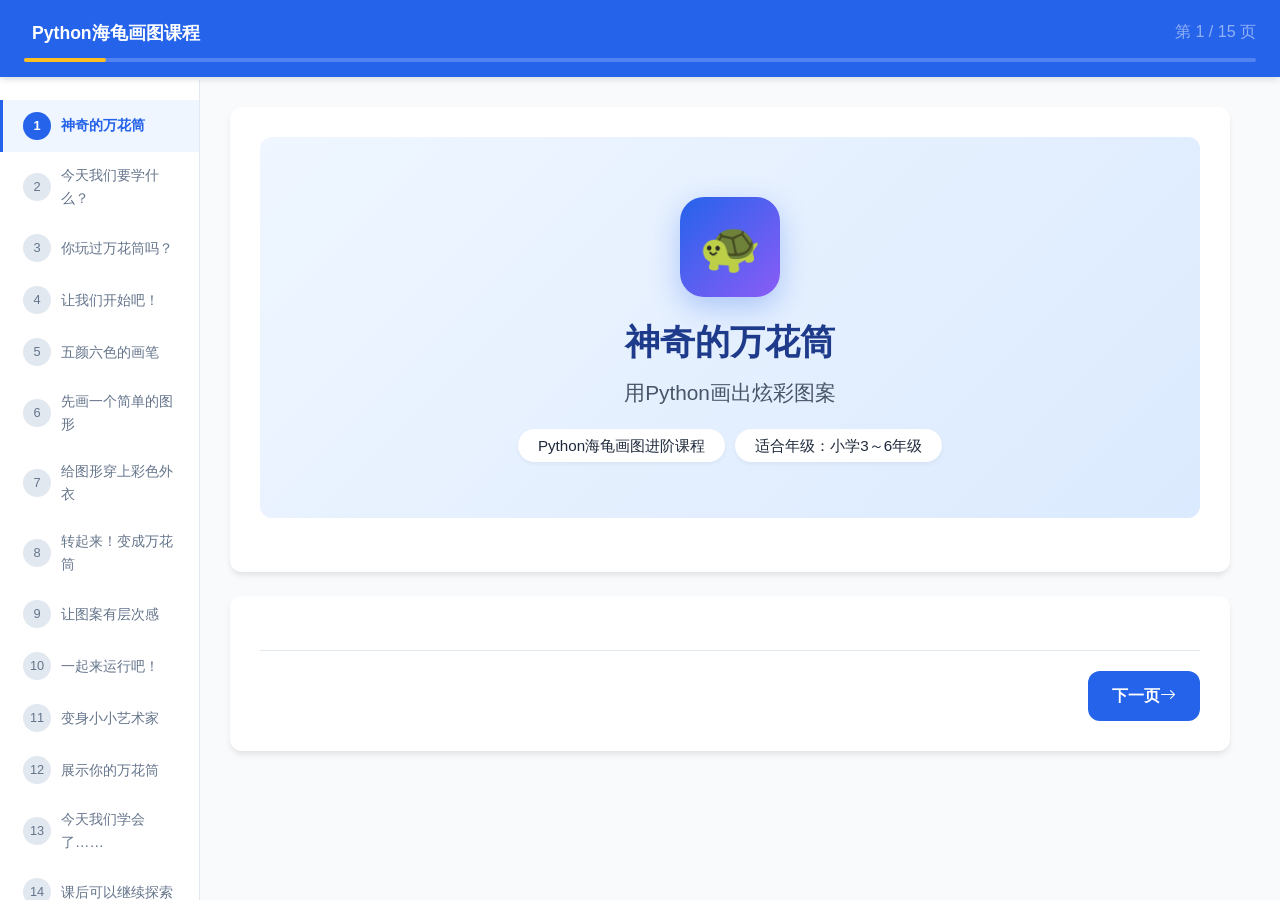
<file: turtle-course/index.html>
<!DOCTYPE html>
<html lang="zh-CN">
<head>
    <meta charset="UTF-8">
    <meta name="viewport" content="width=device-width, initial-scale=1.0">
    <title>神奇的万花筒——Python海龟画图课程</title>
    <link href="https://cdn.jsdelivr.net/npm/bootstrap@5.3.0/dist/css/bootstrap.min.css" rel="stylesheet">
    <link href="https://cdn.jsdelivr.net/npm/bootstrap-icons@1.10.0/font/bootstrap-icons.css" rel="stylesheet">
    <style>
        :root {
            --primary: #2563eb;
            --primary-light: #3b82f6;
            --secondary: #059669;
            --accent: #dc2626;
            --warning: #d97706;
            --bg-main: #f8fafc;
            --bg-card: #ffffff;
            --bg-code: #1e293b;
            --text-main: #1e293b;
            --text-light: #64748b;
            --radius: 12px;
            --shadow: 0 4px 6px -1px rgba(0, 0, 0, 0.1);
        }
        
        * { box-sizing: border-box; }
        
        body {
            font-family: 'Microsoft YaHei', 'PingFang SC', sans-serif;
            background: var(--bg-main);
            color: var(--text-main);
            line-height: 1.6;
        }
        
        .top-nav {
            background: var(--primary);
            padding: 15px 0;
            position: sticky;
            top: 0;
            z-index: 100;
            box-shadow: var(--shadow);
        }
        
        .progress-container {
            background: rgba(255,255,255,0.2);
            height: 4px;
            border-radius: 2px;
            margin-top: 10px;
        }
        
        .progress-bar-custom {
            background: #fbbf24;
            height: 100%;
            border-radius: 2px;
            transition: width 0.3s ease;
        }
        
        .page-nav {
            position: fixed;
            left: 0;
            top: 80px;
            width: 200px;
            height: calc(100vh - 80px);
            background: var(--bg-card);
            border-right: 1px solid #e2e8f0;
            overflow-y: auto;
            padding: 20px 0;
            z-index: 50;
        }
        
        .page-nav-item {
            display: flex;
            align-items: center;
            padding: 12px 20px;
            color: var(--text-light);
            text-decoration: none;
            font-size: 0.9rem;
            transition: all 0.2s;
            border-left: 3px solid transparent;
            cursor: pointer;
        }
        
        .page-nav-item:hover { background: #f1f5f9; color: var(--primary); }
        
        .page-nav-item.active {
            background: #eff6ff;
            color: var(--primary);
            border-left-color: var(--primary);
            font-weight: 600;
        }
        
        .page-nav-number {
            display: inline-flex;
            align-items: center;
            justify-content: center;
            width: 28px;
            height: 28px;
            background: #e2e8f0;
            border-radius: 50%;
            font-size: 0.8rem;
            margin-right: 10px;
            flex-shrink: 0;
        }
        
        .page-nav-item.active .page-nav-number {
            background: var(--primary);
            color: white;
        }
        
        .main-content {
            margin-left: 200px;
            padding: 30px;
            max-width: calc(100% - 200px);
        }
        
        .lesson-card {
            background: var(--bg-card);
            border-radius: var(--radius);
            box-shadow: var(--shadow);
            padding: 30px;
            margin-bottom: 24px;
            max-width: 1000px;
        }
        
        .lesson-header {
            display: flex;
            align-items: center;
            margin-bottom: 24px;
            padding-bottom: 16px;
            border-bottom: 2px solid #f1f5f9;
        }
        
        .lesson-number {
            display: inline-flex;
            align-items: center;
            justify-content: center;
            width: 48px;
            height: 48px;
            background: linear-gradient(135deg, var(--primary), var(--primary-light));
            color: white;
            border-radius: 12px;
            font-size: 1.2rem;
            font-weight: bold;
            margin-right: 16px;
        }
        
        .lesson-title {
            font-size: 1.5rem;
            font-weight: 700;
            margin: 0;
        }
        
        .content-list {
            list-style: none;
            padding: 0;
        }
        
        .content-list li {
            padding: 10px 0 10px 28px;
            position: relative;
            font-size: 1rem;
        }
        
        .content-list li::before {
            content: '➊';
            position: absolute;
            left: 0;
            color: var(--primary);
            font-weight: bold;
        }
        
        .content-list li:nth-child(2)::before { content: '➋'; }
        .content-list li:nth-child(3)::before { content: '➌'; }
        .content-list li:nth-child(4)::before { content: '➍'; }
        .content-list li:nth-child(5)::before { content: '➎'; }
        
        .code-container {
            background: var(--bg-code);
            border-radius: var(--radius);
            overflow: hidden;
            margin: 16px 0;
        }
        
        .code-header {
            background: #0f172a;
            padding: 10px 16px;
            display: flex;
            align-items: center;
            justify-content: space-between;
            border-bottom: 1px solid #334155;
        }
        
        .code-lang { color: #94a3b8; font-size: 0.85rem; font-family: 'Consolas', monospace; }
        
        .code-copy {
            background: var(--primary);
            color: white;
            border: none;
            padding: 6px 14px;
            border-radius: 6px;
            font-size: 0.85rem;
            cursor: pointer;
        }
        
        .code-copy:hover { background: var(--primary-light); }
        
        .code-block {
            padding: 20px;
            overflow-x: auto;
            margin: 0;
        }
        
        .code-block pre {
            margin: 0;
            color: #e2e8f0;
            font-family: 'Consolas', 'Monaco', monospace;
            font-size: 0.95rem;
            line-height: 1.7;
        }
        
        .code-block .keyword { color: #c084fc; }
        .code-block .function { color: #60a5fa; }
        .code-block .string { color: #34d399; }
        .code-block .number { color: #f472b6; }
        
        .tip-box {
            background: #fef3c7;
            border-left: 4px solid var(--warning);
            padding: 16px 20px;
            border-radius: 0 var(--radius) var(--radius) 0;
            margin: 16px 0;
        }
        
        .tip-box i { color: var(--warning); margin-right: 8px; }
        
        .success-box {
            background: #ecfdf5;
            border-left: 4px solid var(--secondary);
            padding: 16px 20px;
            border-radius: 0 var(--radius) var(--radius) 0;
            margin: 16px 0;
        }
        
        .success-box i { color: var(--secondary); margin-right: 8px; }
        
        .cover-page {
            text-align: center;
            padding: 60px 40px;
            background: linear-gradient(135deg, #eff6ff 0%, #dbeafe 100%);
            border-radius: var(--radius);
            margin-bottom: 24px;
        }
        
        .cover-icon {
            width: 100px;
            height: 100px;
            background: linear-gradient(135deg, var(--primary), #8b5cf6);
            border-radius: 24px;
            display: flex;
            align-items: center;
            justify-content: center;
            font-size: 50px;
            margin: 0 auto 24px;
            box-shadow: 0 10px 30px rgba(37, 99, 235, 0.3);
        }
        
        .cover-title { font-size: 2.2rem; font-weight: 800; color: #1e3a8a; margin-bottom: 12px; }
        .cover-subtitle { font-size: 1.3rem; color: #475569; margin-bottom: 24px; }
        
        .cover-tag {
            background: white;
            padding: 8px 20px;
            border-radius: 20px;
            font-size: 0.95rem;
            box-shadow: 0 2px 4px rgba(0,0,0,0.05);
            margin: 5px;
        }
        
        .exercise-box {
            background: linear-gradient(135deg, #f0f9ff 0%, #e0f2fe 100%);
            border: 2px dashed #38bdf8;
            padding: 20px;
            border-radius: var(--radius);
            margin: 20px 0;
        }
        
        .exercise-box h4 { color: #0369a1; margin-bottom: 12px; }
        .exercise-box h4 i { color: #38bdf8; margin-right: 8px; }
        
        .page-footer {
            display: flex;
            justify-content: space-between;
            align-items: center;
            padding-top: 20px;
            margin-top: 24px;
            border-top: 1px solid #e2e8f0;
        }
        
        .page-btn {
            display: inline-flex;
            align-items: center;
            padding: 12px 24px;
            border-radius: var(--radius);
            font-size: 1rem;
            font-weight: 600;
            text-decoration: none;
            transition: all 0.2s;
            cursor: pointer;
            border: none;
        }
        
        .page-btn-primary { background: var(--primary); color: white; }
        .page-btn-primary:hover { background: #1d4ed8; }
        .page-btn-secondary { background: #e2e8f0; color: #475569; }
        .page-btn-secondary:hover { background: #cbd5e1; }
        
        .color-grid { display: flex; gap: 8px; flex-wrap: wrap; margin: 12px 0; }
        .color-chip {
            display: flex;
            align-items: center;
            padding: 8px 14px;
            border-radius: 8px;
            font-size: 0.85rem;
            font-weight: 500;
        }
        
        @media (max-width: 768px) {
            .page-nav { display: none; }
            .main-content { margin-left: 0; max-width: 100%; padding: 20px; }
        }
        
        .fade-in { animation: fadeIn 0.4s ease; }
        @keyframes fadeIn {
            from { opacity: 0; transform: translateY(10px); }
            to { opacity: 1; transform: translateY(0); }
        }
    </style>
</head>
<body>
    <nav class="top-nav">
        <div class="container-fluid px-4">
            <div class="d-flex justify-content-between align-items-center">
                <div>
                    <i class="bi bi-turtle text-white me-2" style="font-size: 1.3rem;"></i>
                    <span class="text-white fw-bold" style="font-size: 1.1rem;">Python海龟画图课程</span>
                </div>
                <div>
                    <span class="text-white-50">第 <span id="currentPage">1</span> / 15 页</span>
                </div>
            </div>
            <div class="progress-container">
                <div class="progress-bar-custom" id="progressBar" style="width: 6.67%;"></div>
            </div>
        </div>
    </nav>

    <nav class="page-nav" id="pageNav"></nav>

    <main class="main-content" id="mainContent"></main>

    <script>
        const lessons = [
            {
                type: 'cover',
                title: '神奇的万花筒',
                subtitle: '用Python画出炫彩图案',
                info: ['Python海龟画图进阶课程', '适合年级：小学3～6年级']
            },
            {
                type: 'content',
                number: 2,
                title: '今天我们要学什么？',
                content: [
                    '回顾海龟画图的基本命令',
                    '学会用for循环重复画图',
                    '学会用random模块让颜色随机变化',
                    '学会用旋转和大小变化创造炫酷效果',
                    '自己动手设计独一无二的万花筒图案！'
                ]
            },
            {
                type: 'content',
                number: 3,
                title: '你玩过万花筒吗？',
                content: [
                    '万花筒是一种光学玩具，里面有多彩的图案',
                    '转动万花筒，图案会不断变化，非常漂亮',
                    '',
                    '今天我们就要用Python来创造数字万花筒！'
                ],
                tip: '万花筒的原理是光的反射，让我们用代码来实现类似的魔法效果！'
            },
            {
                type: 'code',
                number: 4,
                title: '让我们开始吧！',
                intro: '打开Python（IDLE或Thonny），导入需要的模块',
                code: `<span class="keyword">import</span> turtle
<span class="keyword">import</span> random

t = turtle.<span class="function">Turtle</span>()
t.<span class="function">speed</span>(<span class="number">0</span>)
turtle.bgcolor(<span class="string">"black"</span>)
t.pensize(<span class="number">2</span>)`,
                explanation: [
                    'import turtle - 导入海龟画图模块',
                    'import random - 导入随机模块（后面用来选颜色）',
                    't.speed(0) - 设置最快速度',
                    'turtle.bgcolor("black") - 设置黑色背景',
                    't.pensize(2) - 设置画笔粗细'
                ]
            },
            {
                type: 'code',
                number: 5,
                title: '五颜六色的画笔',
                intro: '创建一个颜色列表，让程序可以随机挑选颜色',
                code: `colors = [<span class="string">"red"</span>, <span class="string">"orange"</span>, <span class="string">"yellow"</span>, <span class="string">"green"</span>, <span class="string">"blue"</span>, 
          <span class="string">"purple"</span>, <span class="string">"pink"</span>, <span class="string">"cyan"</span>, <span class="string">"magenta"</span>]`,
                colors: ['red', 'orange', 'yellow', 'green', 'blue', 'purple', 'pink', 'cyan', 'magenta']
            },
            {
                type: 'code',
                number: 6,
                title: '先画一个简单的图形',
                intro: '正八边形有8条边，每次右转45度，边长100像素',
                code: `<span class="keyword">for</span> side <span class="keyword">in</span> <span class="function">range</span>(<span class="number">8</span>):
    t.<span class="function">forward</span>(<span class="number">100</span>)
    t.<span class="function">right</span>(<span class="number">45</span>)`,
                tip: 'for循环，让代码重复执行，8次就是画一个八边形！'
            },
            {
                type: 'code',
                number: 7,
                title: '给图形穿上彩色外衣',
                intro: '每次画边之前，从颜色列表中随机选一个颜色',
                code: `<span class="keyword">for</span> side <span class="keyword">in</span> <span class="function">range</span>(<span class="number">8</span>):
    t.<span class="function">color</span>(random.<span class="function">choice</span>(colors))
    t.<span class="function">forward</span>(<span class="number">100</span>)
    t.<span class="function">right</span>(<span class="number">45</span>)`,
                tip: 'random.choice(colors) 会从列表中随机选择一个颜色'
            },
            {
                type: 'code',
                number: 8,
                title: '转起来！变成万花筒',
                intro: '画完一个八边形后，将海龟旋转一个小角度（比如10度），再画下一个八边形',
                code: `<span class="keyword">for</span> times <span class="keyword">in</span> <span class="function">range</span>(<span class="number">36</span>):
    <span class="keyword">for</span> side <span class="keyword">in</span> <span class="function">range</span>(<span class="number">8</span>):
        t.<span class="function">color</span>(random.<span class="function">choice</span>(colors))
        t.<span class="function">forward</span>(<span class="number">100</span>)
        t.<span class="function">right</span>(<span class="number">45</span>)
    t.<span class="function">right</span>(<span class="number">10</span>)`,
                tip: '外层循环36次，每次旋转10度，36×10=360°，正好转一圈！'
            },
            {
                type: 'code',
                number: 9,
                title: '让图案有层次感',
                intro: '每次画完一圈，把边长增加一点点，形成螺旋上升的效果',
                code: `size = <span class="number">50</span>
<span class="keyword">for</span> times <span class="keyword">in</span> <span class="function">range</span>(<span class="number">30</span>):
    <span class="keyword">for</span> side <span class="keyword">in</span> <span class="function">range</span>(<span class="number">8</span>):
        t.<span class="function">color</span>(random.<span class="function">choice</span>(colors))
        t.<span class="function">forward</span>(size)
        t.<span class="function">right</span>(<span class="number">45</span>)
    t.<span class="function">right</span>(<span class="number">15</span>)
    size = size + <span class="number">3</span>`,
                tip: 'size = size + 3 每次增加3像素，越画越大！'
            },
            {
                type: 'code',
                number: 10,
                title: '一起来运行吧！',
                intro: '这是我们这节课的最终代码（可以直接复制运行）',
                code: `<span class="keyword">import</span> turtle
<span class="keyword">import</span> random

t = turtle.<span class="function">Turtle</span>()
t.<span class="function">speed</span>(<span class="number">0</span>)
turtle.bgcolor(<span class="string">"black"</span>)
t.pensize(<span class="number">2</span>)

colors = [<span class="string">"red"</span>, <span class="string">"orange"</span>, <span class="string">"yellow"</span>, <span class="string">"green"</span>, <span class="string">"blue"</span>, 
          <span class="string">"purple"</span>, <span class="string">"pink"</span>, <span class="string">"cyan"</span>, <span class="string">"magenta"</span>]

size = <span class="number">20</span>
<span class="keyword">for</span> times <span class="keyword">in</span> <span class="function">range</span>(<span class="number">72</span>):
    t.<span class="function">color</span>(random.<span class="function">choice</span>(colors))
    <span class="keyword">for</span> side <span class="keyword">in</span> <span class="function">range</span>(<span class="number">30</span>):
        t.<span class="function">forward</span>(size)
        t.<span class="function">right</span>(<span class="number">91</span>)
        size += <span class="number">1</span>
    t.<span class="function">right</span>(<span class="number">5</span>)

t.<span class="function">hideturtle</span>()
turtle.<span class="function">done</span>()`,
                success: '复制这段代码到Python中运行，就能看到漂亮的万花筒图案！'
            },
            {
                type: 'exercise',
                number: 11,
                title: '变身小小艺术家',
                items: [
                    { param: '外循环次数', value: '72 → 36 或 120' },
                    { param: '内循环次数', value: '30 → 10 或 50' },
                    { param: '旋转角度', value: '5 → 10 或 2' },
                    { param: '颜色列表', value: '添加自己喜欢的颜色' }
                ],
                tip: '和同桌比一比，谁画出的图案最漂亮！'
            },
            {
                type: 'content',
                number: 12,
                title: '展示你的万花筒',
                content: [
                    '运行你的程序，保存截图',
                    '',
                    '向大家介绍你的作品：',
                    '用了哪些颜色？',
                    '改了哪些参数？',
                    '',
                    '说说你最喜欢的地方'
                ]
            },
            {
                type: 'summary',
                number: 13,
                title: '今天我们学会了……',
                items: [
                    '用循环画出重复图案 - for循环让代码更简洁',
                    '用随机数让颜色多变 - random.choice() 随机选颜色',
                    '通过旋转和大小变化创造动态效果 - 角度+size变化'
                ],
                highlight: '编程不仅能解决问题，还能创作艺术！'
            },
            {
                type: 'homework',
                number: 14,
                title: '课后可以继续探索',
                items: [
                    { icon: '🌈', title: '颜色渐变', desc: '试试不用随机，让颜色按顺序变化（用列表索引）' },
                    { icon: '🔷', title: '图形变形', desc: '把正八边形改成五边形或圆形，会是什么效果？' },
                    { icon: '📝', title: '家庭作业', desc: '创作一幅"送给妈妈的万花筒"或"星空万花筒"' }
                ]
            },
            {
                type: 'cover',
                title: '谢谢大家！',
                subtitle: '期待你们的创意作品',
                info: ['Q&A环节']
            }
        ];

        let currentLesson = 0;

        function init() {
            renderNav();
            renderLesson(currentLesson);
        }

        function renderNav() {
            const nav = document.getElementById('pageNav');
            nav.innerHTML = lessons.map((lesson, index) => {
                const title = lesson.title || `第${index + 1}页`;
                return `<a class="page-nav-item ${index === currentLesson ? 'active' : ''}" onclick="goToLesson(${index})">
                    <span class="page-nav-number">${index + 1}</span>
                    <span>${title.substring(0, 12)}${title.length > 12 ? '...' : ''}</span>
                </a>`;
            }).join('');
        }

        function renderLesson(index) {
            const lesson = lessons[index];
            const main = document.getElementById('mainContent');
            
            document.querySelectorAll('.page-nav-item').forEach((item, i) => {
                item.classList.toggle('active', i === index);
            });
            
            const progress = ((index + 1) / lessons.length) * 100;
            document.getElementById('progressBar').style.width = progress + '%';
            document.getElementById('currentPage').innerText = index + 1;

            let html = '';

            switch(lesson.type) {
                case 'cover':
                    html = `<div class="lesson-card">
                        <div class="cover-page">
                            <div class="cover-icon">🐢</div>
                            <h1 class="cover-title">${lesson.title}</h1>
                            <p class="cover-subtitle">${lesson.subtitle}</p>
                            <div>
                                ${lesson.info.map(i => `<span class="cover-tag">${i}</span>`).join('')}
                            </div>
                        </div>
                    </div>`;
                    break;
                case 'content':
                    html = `<div class="lesson-card fade-in">
                        <div class="lesson-header">
                            <span class="lesson-number">${lesson.number}</span>
                            <h2 class="lesson-title">${lesson.title}</h2>
                        </div>
                        <ul class="content-list">
                            ${lesson.content.filter(c => c).map(c => `<li>${c}</li>`).join('')}
                        </ul>
                        ${lesson.tip ? `<div class="tip-box"><i class="bi bi-lightbulb"></i>${lesson.tip}</div>` : ''}
                    </div>`;
                    break;
                case 'code':
                    let extra = '';
                    if (lesson.tip) extra += `<div class="tip-box"><i class="bi bi-lightbulb"></i>${lesson.tip}</div>`;
                    if (lesson.success) extra += `<div class="success-box"><i class="bi bi-check-circle"></i>${lesson.success}</div>`;
                    if (lesson.explanation) {
                        extra += `<div class="mt-3"><strong><i class="bi bi-info-circle"></i>代码解释：</strong></div><ul class="content-list">${lesson.explanation.map(e => `<li>${e}</li>`).join('')}</ul>`;
                    }
                    if (lesson.colors) {
                        extra += `<div class="mt-3"><strong><i class="bi bi-palette"></i>颜色展示：</strong></div><div class="color-grid">${lesson.colors.map(c => `<span class="color-chip" style="background:${c};color:${c === 'yellow' ? '#333' : 'white'}">${c}</span>`).join('')}</div>`;
                    }
                    html = `<div class="lesson-card fade-in">
                        <div class="lesson-header">
                            <span class="lesson-number">${lesson.number}</span>
                            <h2 class="lesson-title">${lesson.title}</h2>
                        </div>
                        ${lesson.intro ? `<p style="font-size:1.1rem;color:#475569;margin-bottom:16px;">${lesson.intro}</p>` : ''}
                        <div class="code-container">
                            <div class="code-header">
                                <span class="code-lang"><i class="bi bi-code-slash"></i> Python</span>
                                <button class="code-copy" onclick="copyCode(this)"><i class="bi bi-clipboard"></i> 复制代码</button>
                            </div>
                            <div class="code-block"><pre>${lesson.code}</pre></div>
                        </div>
                        ${extra}
                    </div>`;
                    break;
                case 'exercise':
                    html = `<div class="lesson-card fade-in">
                        <div class="lesson-header">
                            <span class="lesson-number">${lesson.number}</span>
                            <h2 class="lesson-title">${lesson.title}</h2>
                        </div>
                        <div class="exercise-box">
                            <h4><i class="bi bi-pencil"></i>修改下面这些参数，看看图案有什么变化：</h4>
                            <table class="table mt-3">
                                <tbody>${lesson.items.map(item => `<tr><td style="width:140px;font-weight:600;">${item.param}</td><td><code>${item.value}</code></td></tr>`).join('')}</tbody>
                            </table>
                        </div>
                        ${lesson.tip ? `<div class="tip-box"><i class="bi bi-people"></i>${lesson.tip}</div>` : ''}
                    </div>`;
                    break;
                case 'summary':
                    html = `<div class="lesson-card fade-in">
                        <div class="lesson-header">
                            <span class="lesson-number">${lesson.number}</span>
                            <h2 class="lesson-title">${lesson.title}</h2>
                        </div>
                        <ul class="content-list">${lesson.items.map(item => `<li>${item}</li>`).join('')}</ul>
                        <div class="success-box mt-3" style="font-size:1.1rem;font-weight:600;"><i class="bi bi-stars"></i> ${lesson.highlight}</div>
                    </div>`;
                    break;
                case 'homework':
                    html = `<div class="lesson-card fade-in">
                        <div class="lesson-header">
                            <span class="lesson-number">${lesson.number}</span>
                            <h2 class="lesson-title">${lesson.title}</h2>
                        </div>
                        <div class="row">${lesson.items.map(item => `<div class="col-md-4 mb-3"><div class="p-4" style="background:#f8fafc;border-radius:12px;height:100%;"><div style="font-size:2rem;margin-bottom:8px;">${item.icon}</div><h5 style="font-weight:600;">${item.title}</h5><p style="color:#64748b;font-size:0.95rem;margin:0;">${item.desc}</p></div></div>`).join('')}</div>
                    </div>`;
                    break;
            }

            const prev = index > 0 ? `<a class="page-btn page-btn-secondary" onclick="goToLesson(${index - 1})"><i class="bi bi-arrow-left"></i> 上一页</a>` : '';
            const next = index < lessons.length - 1 ? `<a class="page-btn page-btn-primary" onclick="goToLesson(${index + 1})">下一页 <i class="bi bi-arrow-right"></i></a>` : '';
            
            html += `<div class="lesson-card"><div class="page-footer">${prev}<span></span>${next}</div></div>`;
            
            main.innerHTML = html;
            main.classList.add('fade-in');
            setTimeout(() => main.classList.remove('fade-in'), 400);
        }

        function goToLesson(index) {
            currentLesson = index;
            renderLesson(index);
        }

        function copyCode(btn) {
            const code = btn.closest('.code-container').querySelector('pre').innerText;
            navigator.clipboard.writeText(code).then(() => {
                btn.innerHTML = '<i class="bi bi-check"></i> 已复制！';
                setTimeout(() => { btn.innerHTML = '<i class="bi bi-clipboard"></i> 复制代码'; }, 2000);
            });
        }

        init();
    </script>
</body>
</html>
</file>
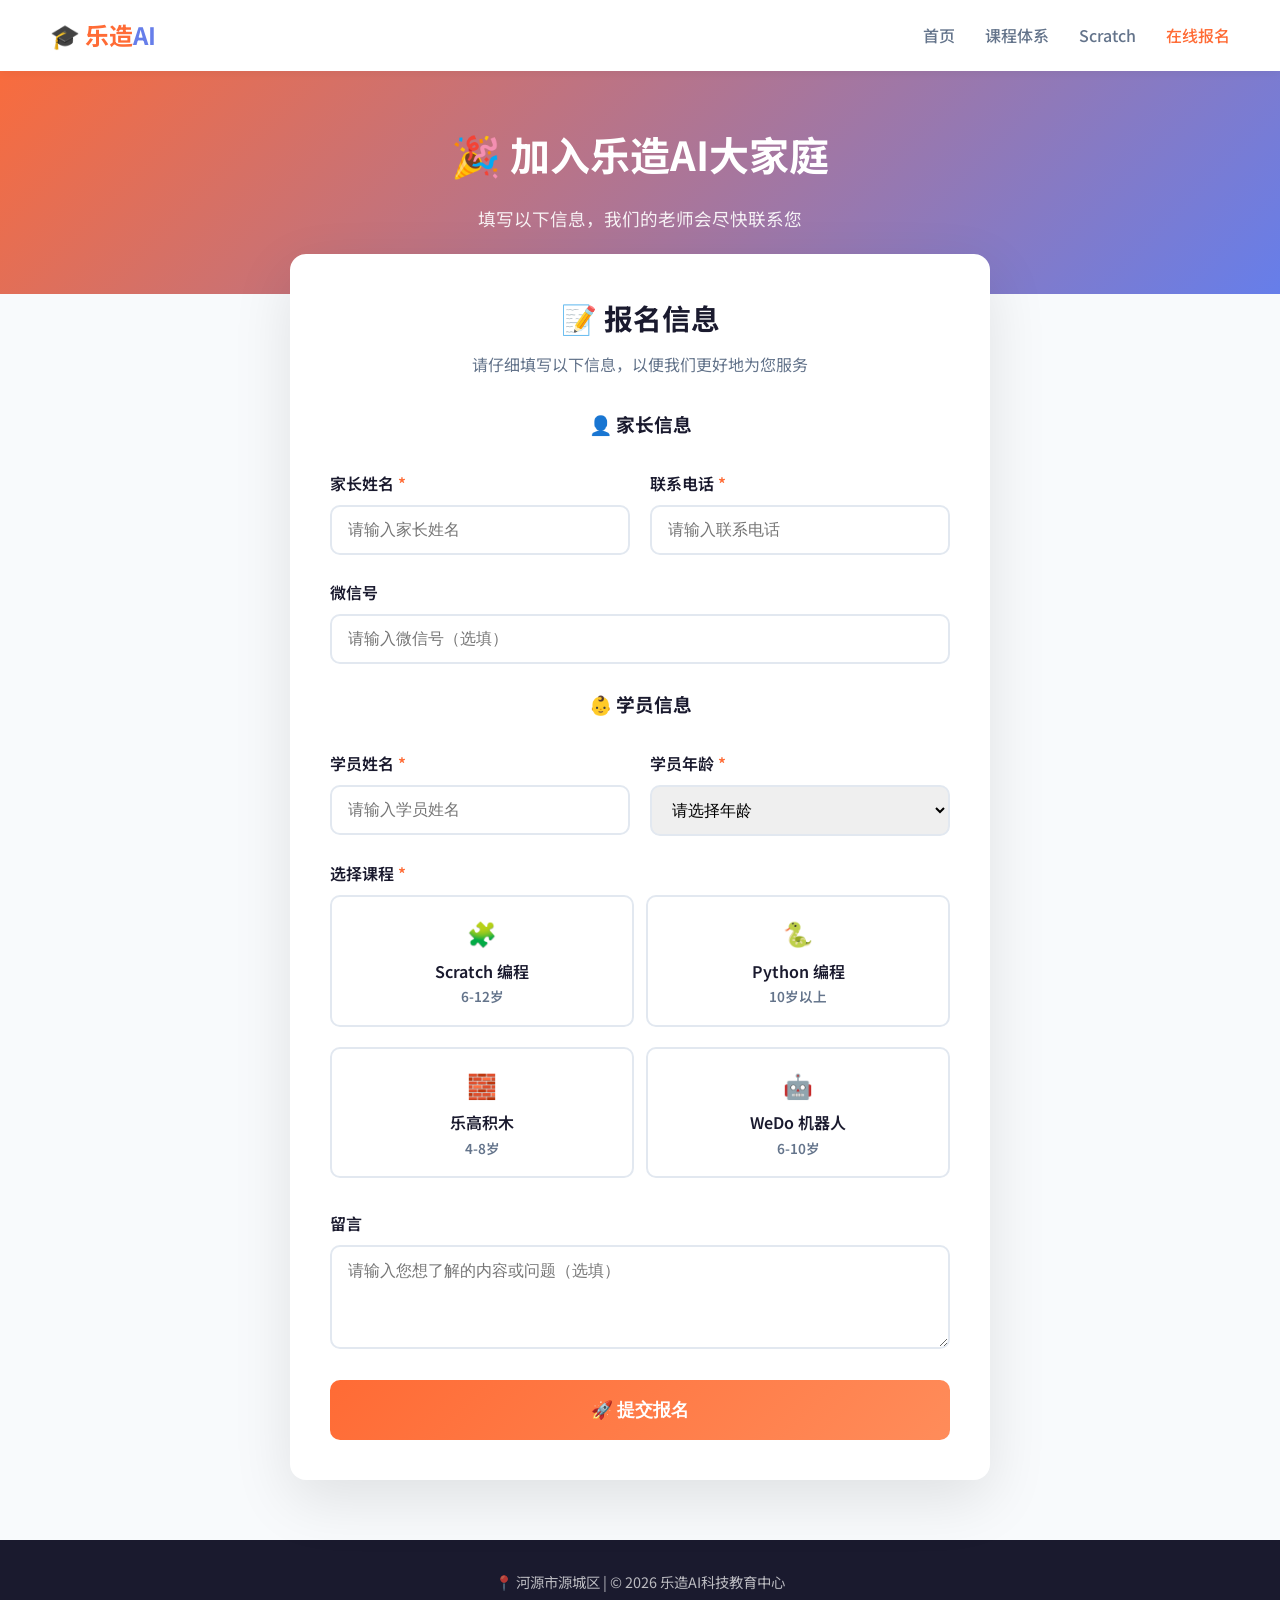
<file: register.html>
<!DOCTYPE html>
<html lang="zh-CN">
<head>
    <meta charset="UTF-8">
    <meta name="viewport" content="width=device-width, initial-scale=1.0">
    <title>在线报名 - 乐造AI科技教育中心</title>
    <link href="https://fonts.googleapis.com/css2?family=Noto+Sans+SC:wght@400;500;600;700&display=swap" rel="stylesheet">
    <style>
        :root{
            --primary:#FF6B35;
            --primary-light:#ff8c5a;
            --secondary:#667eea;
            --dark:#1a1a2e;
            --light:#f8fafc;
            --gray:#64748b;
            --success:#10b981;
        }
        *{margin:0;padding:0;box-sizing:border-box}
        body{font-family:'Noto Sans SC',sans-serif;background:var(--light);color:var(--dark);line-height:1.7}
        
        /* Header */
        .header{background:white;padding:15px 50px;display:flex;justify-content:space-between;align-items:center;position:fixed;width:100%;top:0;z-index:100;box-shadow:0 2px 10px rgba(0,0,0,0.05)}
        .logo{font-size:1.5rem;font-weight:700;color:var(--primary)}
        .logo span{color:var(--secondary)}
        nav{display:flex;gap:30px}
        nav a{color:var(--gray);text-decoration:none;font-weight:500;transition:color 0.3s}
        nav a:hover,nav a.active{color:var(--primary)}
        
        /* Hero */
        .hero{background:linear-gradient(135deg,var(--primary) 0%,var(--secondary) 100%);color:white;padding:120px 24px 60px;text-align:center}
        .hero h1{font-size:2.5rem;margin-bottom:16px}
        .hero p{font-size:1.1rem;opacity:0.9}
        
        /* Form Container */
        .form-container{max-width:700px;margin:-40px auto 60px;padding:40px;background:white;border-radius:16px;box-shadow:0 20px 60px rgba(0,0,0,0.1);position:relative}
        
        .form-title{text-align:center;margin-bottom:30px}
        .form-title h2{font-size:1.8rem;color:var(--dark);margin-bottom:8px}
        .form-title p{color:var(--gray)}
        
        /* Form Styles */
        .form-group{margin-bottom:24px}
        .form-group label{display:block;margin-bottom:8px;font-weight:600;color:var(--dark)}
        .form-group label .required{color:var(--primary)}
        
        .form-group input,
        .form-group select,
        .form-group textarea{
            width:100%;padding:14px 16px;border:2px solid #e2e8f0;border-radius:10px;font-size:1rem;transition:all 0.3s;
        }
        .form-group input:focus,
        .form-group select:focus,
        .form-group textarea:focus{outline:none;border-color:var(--primary);box-shadow:0 0 0 3px rgba(255,107,53,0.1)}
        
        .form-row{display:grid;grid-template-columns:1fr 1fr;gap:20px}
        
        /* Course Options */
        .course-options{display:grid;grid-template-columns:repeat(2,1fr);gap:12px}
        .course-option{
            padding:16px;border:2px solid #e2e8f0;border-radius:10px;cursor:pointer;transition:all 0.3s;text-align:center;
        }
        .course-option:hover{border-color:var(--primary-light)}
        .course-option.selected{border-color:var(--primary);background:#fff7ed}
        .course-option input{display:none}
        .course-option .icon{font-size:1.5rem;margin-bottom:4px}
        .course-option .name{font-weight:600}
        .course-option .age{font-size:0.85rem;color:var(--gray)}
        
        /* Submit Button */
        .submit-btn{
            width:100%;padding:18px;background:linear-gradient(135deg,var(--primary) 0%,var(--primary-light) 100%);
            color:white;border:none;border-radius:10px;font-size:1.1rem;font-weight:600;cursor:pointer;transition:all 0.3s;
        }
        .submit-btn:hover{transform:translateY(-2px);box-shadow:0 10px 30px rgba(255,107,53,0.3)}
        
        /* Success Message */
        .success-message{
            display:none;text-align:center;padding:40px;
        }
        .success-message.show{display:block}
        .success-icon{font-size:4rem;margin-bottom:20px}
        .success-message h3{font-size:1.5rem;color:var(--success);margin-bottom:12px}
        
        /* Footer */
        .footer{background:var(--dark);color:white;padding:30px;text-align:center}
        .footer p{opacity:0.7;font-size:0.9rem}
        
        @media(max-width:768px){
            .form-row{grid-template-columns:1fr}
            .course-options{grid-template-columns:1fr}
            .header{padding:15px 20px}
            nav{display:none}
        }
    </style>
</head>
<body>
    <!-- Header -->
    <header class="header">
        <div class="logo">🎓 乐造<span>AI</span></div>
        <nav>
            <a href="index.html">首页</a>
            <a href="courses.html">课程体系</a>
            <a href="scratch.html">Scratch</a>
            <a href="register.html" class="active">在线报名</a>
        </nav>
    </header>

    <!-- Hero -->
    <section class="hero">
        <h1>🎉 加入乐造AI大家庭</h1>
        <p>填写以下信息，我们的老师会尽快联系您</p>
    </section>

    <!-- Form -->
    <div class="form-container">
        <div class="form-title">
            <h2>📝 报名信息</h2>
            <p>请仔细填写以下信息，以便我们更好地为您服务</p>
        </div>
        
        <form id="registerForm">
            <!-- 家长信息 -->
            <div class="form-title" style="margin-top:20px">
                <h3>👤 家长信息</h3>
            </div>
            
            <div class="form-row">
                <div class="form-group">
                    <label>家长姓名 <span class="required">*</span></label>
                    <input type="text" name="parentName" required placeholder="请输入家长姓名">
                </div>
                <div class="form-group">
                    <label>联系电话 <span class="required">*</span></label>
                    <input type="tel" name="phone" required placeholder="请输入联系电话">
                </div>
            </div>
            
            <div class="form-group">
                <label>微信号</label>
                <input type="text" name="wechat" placeholder="请输入微信号（选填）">
            </div>
            
            <!-- 学员信息 -->
            <div class="form-title" style="margin-top:20px">
                <h3>👶 学员信息</h3>
            </div>
            
            <div class="form-row">
                <div class="form-group">
                    <label>学员姓名 <span class="required">*</span></label>
                    <input type="text" name="childName" required placeholder="请输入学员姓名">
                </div>
                <div class="form-group">
                    <label>学员年龄 <span class="required">*</span></label>
                    <select name="age" required>
                        <option value="">请选择年龄</option>
                        <option value="4-5">4-5岁</option>
                        <option value="6-7">6-7岁</option>
                        <option value="8-9">8-9岁</option>
                        <option value="10-12">10-12岁</option>
                        <option value="13+">13岁以上</option>
                    </select>
                </div>
            </div>
            
            <!-- 课程选择 -->
            <div class="form-group">
                <label>选择课程 <span class="required">*</span></label>
                <div class="course-options">
                    <label class="course-option">
                        <input type="radio" name="course" value="scratch">
                        <div class="icon">🧩</div>
                        <div class="name">Scratch 编程</div>
                        <div class="age">6-12岁</div>
                    </label>
                    <label class="course-option">
                        <input type="radio" name="course" value="python">
                        <div class="icon">🐍</div>
                        <div class="name">Python 编程</div>
                        <div class="age">10岁以上</div>
                    </label>
                    <label class="course-option">
                        <input type="radio" name="course" value="lego">
                        <div class="icon">🧱</div>
                        <div class="name">乐高积木</div>
                        <div class="age">4-8岁</div>
                    </label>
                    <label class="course-option">
                        <input type="radio" name="course" value="wedo">
                        <div class="icon">🤖</div>
                        <div class="name">WeDo 机器人</div>
                        <div class="age">6-10岁</div>
                    </label>
                </div>
            </div>
            
            <!-- 留言 -->
            <div class="form-group">
                <label>留言</label>
                <textarea name="message" rows="4" placeholder="请输入您想了解的内容或问题（选填）"></textarea>
            </div>
            
            <button type="submit" class="submit-btn">🚀 提交报名</button>
        </form>
        
        <!-- Success -->
        <div class="success-message" id="successMessage">
            <div class="success-icon">🎊</div>
            <h3>提交成功！</h3>
            <p>感谢您的报名，我们的老师会在24小时内与您联系</p>
            <p style="margin-top:20px;color:var(--gray)">也可直接电话咨询：xxx-xxxxxxx</p>
        </div>
    </div>

    <!-- Footer -->
    <footer class="footer">
        <p>📍 河源市源城区 | © 2026 乐造AI科技教育中心</p>
    </footer>

    <script>
        // 课程选择
        document.querySelectorAll('.course-option').forEach(option => {
            option.addEventListener('click', () => {
                document.querySelectorAll('.course-option').forEach(o => o.classList.remove('selected'));
                option.classList.add('selected');
            });
        });
        
        // 表单提交
        document.getElementById('registerForm').addEventListener('submit', function(e) {
            e.preventDefault();
            
            // 收集数据
            const formData = new FormData(this);
            const data = Object.fromEntries(formData);
            
            console.log('报名信息：', data);
            
            // 显示成功
            this.style.display = 'none';
            document.querySelector('.form-title').style.display = 'none';
            document.getElementById('successMessage').classList.add('show');
        });
    </script>
</body>
</html>
</file>
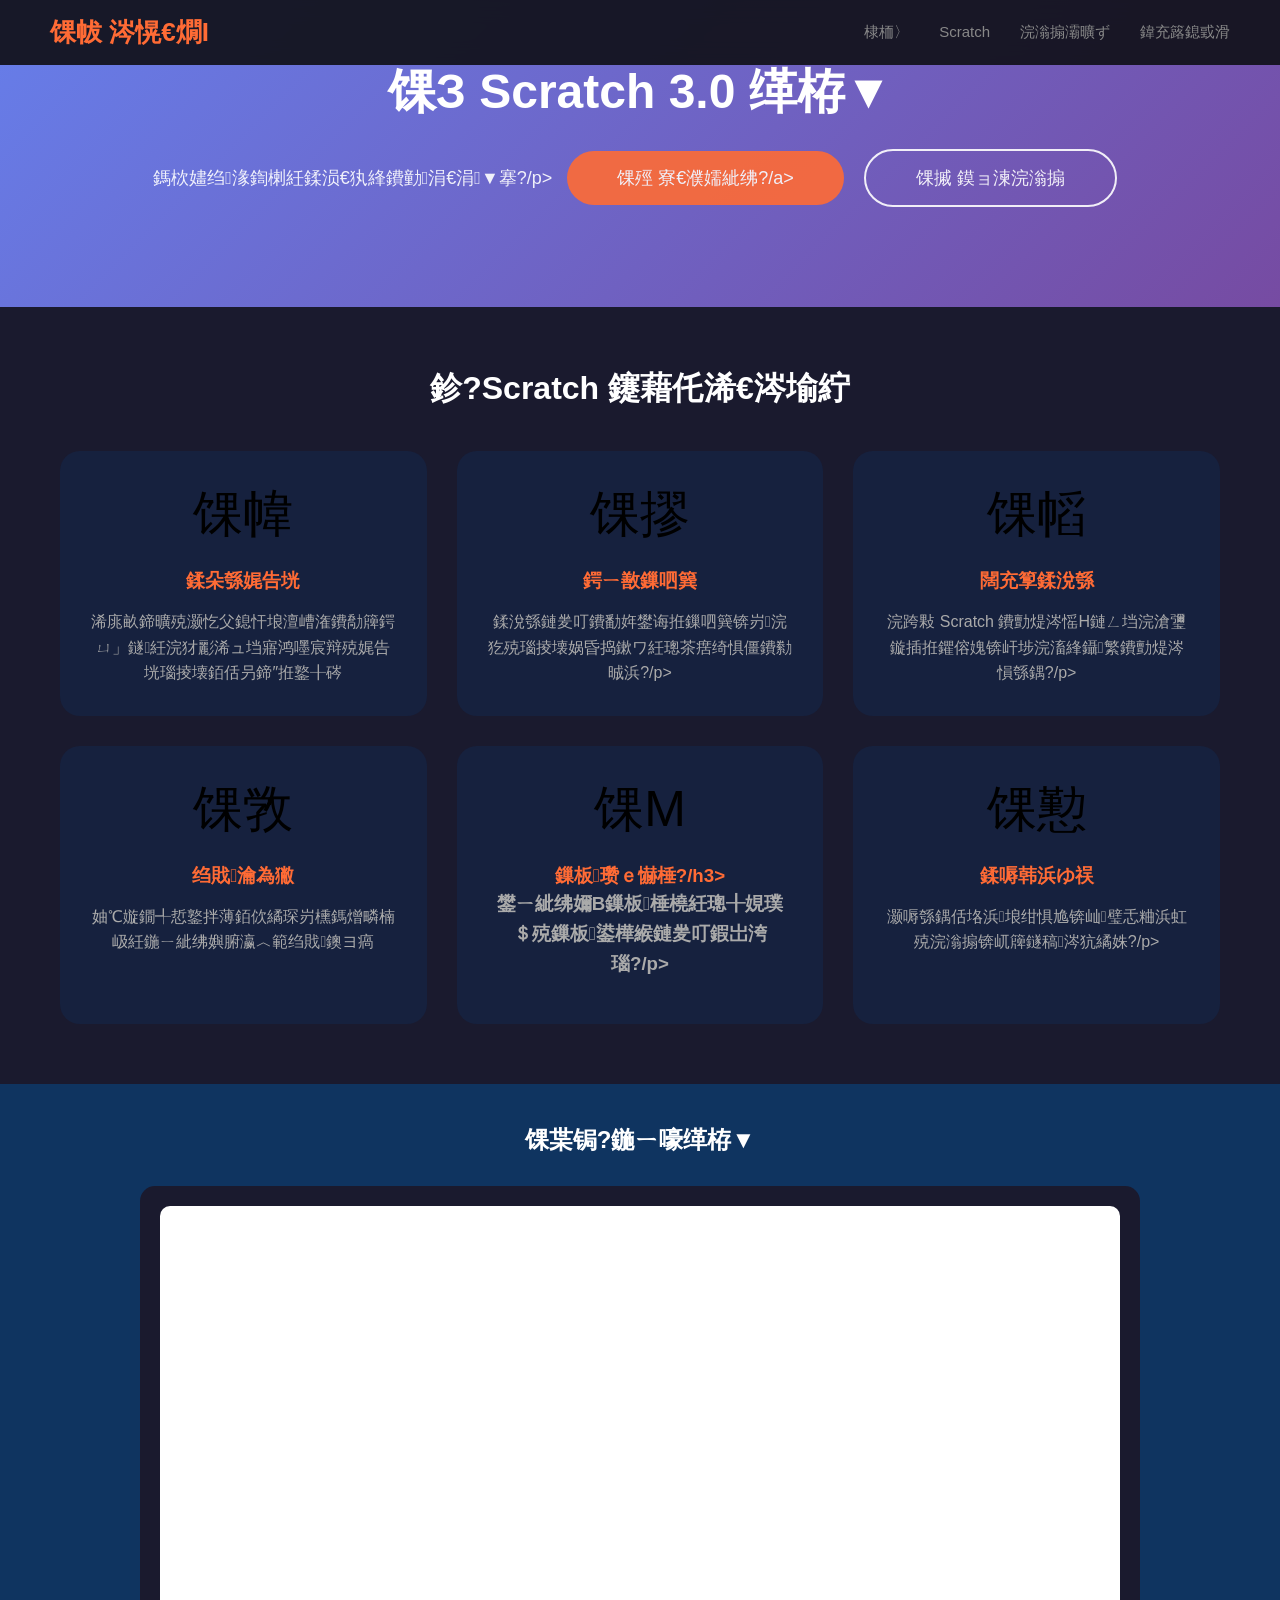
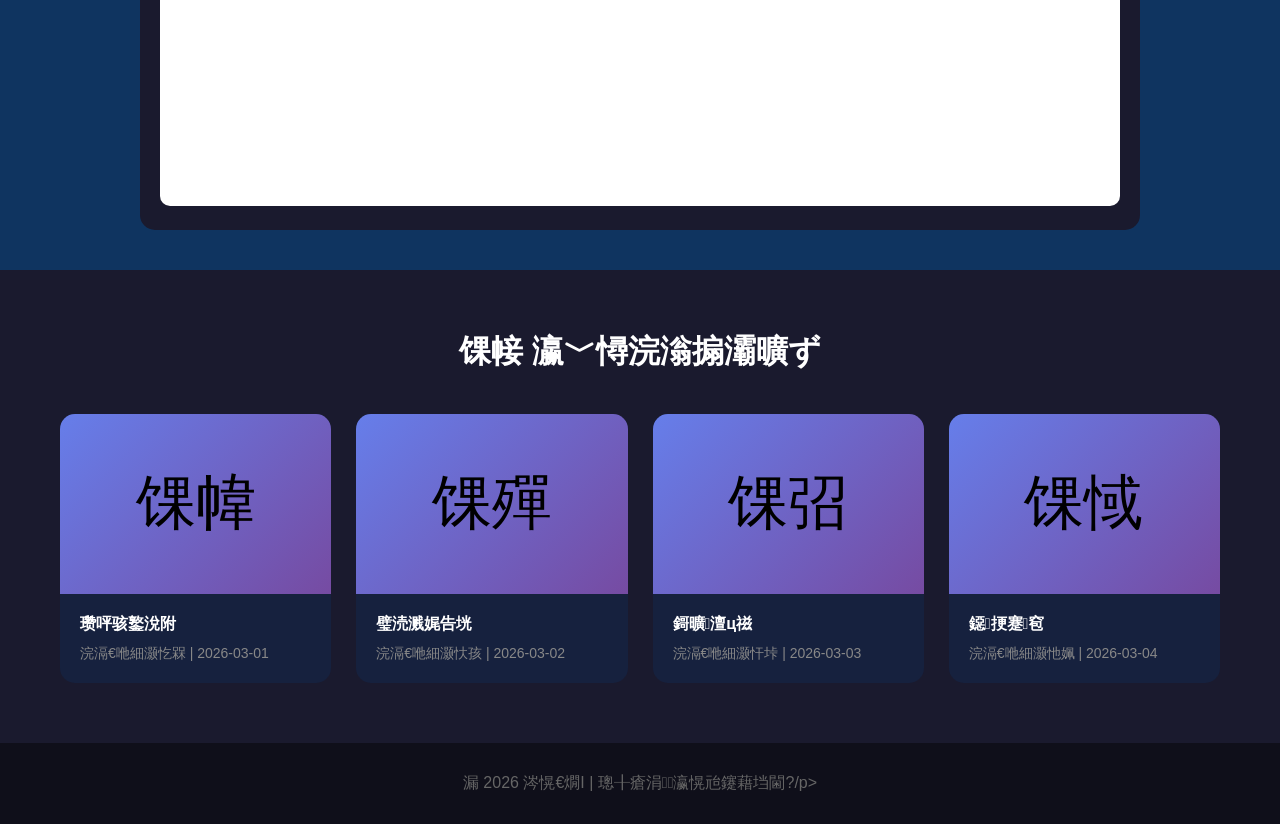
<file: scratch.html>
﻿<!DOCTYPE html>
<html lang="zh-CN">
<head>
    <meta charset="UTF-8">
    <meta name="viewport" content="width=device-width, initial-scale=1.0">
    <title>Scratch 缂栫▼ - 涔愰€燗I</title>
    <style>
        * {
            margin: 0;
            padding: 0;
            box-sizing: border-box;
        }
        body {
            font-family: 'Segoe UI', 'Microsoft YaHei', sans-serif;
            background: #1a1a2e;
            min-height: 100vh;
        }
        
        /* 缁熶竴瀵艰埅 */
        .header {
            background: rgba(20, 20, 30, 0.95);
            padding: 15px 50px;
            display: flex;
            justify-content: space-between;
            align-items: center;
            position: fixed;
            width: 100%;
            top: 0;
            z-index: 100;
            backdrop-filter: blur(10px);
        }
        .logo {
            font-size: 26px;
            font-weight: bold;
            color: #FF6B35;
        }
        .nav {
            display: flex;
            gap: 30px;
        }
        .nav a {
            text-decoration: none;
            color: #888;
            font-size: 15px;
            transition: color 0.3s;
        }
        .nav a:hover, .nav a.active {
            color: #FF6B35;
        }
            color: #FF6B35;
        }
        .nav a {
            text-decoration: none;
            color: #333;
            margin-left: 25px;
            font-size: 15px;
        }
        .nav a:hover {
            color: #FF6B35;
        }
        
        /* 鑻遍泟鍖?*/
        .hero {
            text-align: center;
            padding: 60px 20px;
            background: linear-gradient(135deg, #667eea 0%, #764ba2 100%);
            color: white;
        }
        .hero h1 {
            font-size: 48px;
            margin-bottom: 15px;
        }
        .hero p {
            font-size: 18px;
            opacity: 0.9;
            margin-bottom: 30px;
        }
        
        /* 鎸夐挳 */
        .btn {
            display: inline-block;
            padding: 15px 50px;
            font-size: 18px;
            background: #FF6B35;
            color: white;
            text-decoration: none;
            border-radius: 50px;
            transition: all 0.3s;
            margin: 10px;
        }
        .btn:hover {
            transform: translateY(-3px);
            box-shadow: 0 10px 30px rgba(255,107,53,0.4);
        }
        .btn-secondary {
            background: transparent;
            border: 2px solid white;
        }
        
        /* 鍔熻兘浠嬬粛 */
        .features {
            padding: 60px 20px;
            max-width: 1200px;
            margin: 0 auto;
        }
        .features h2 {
            text-align: center;
            color: white;
            font-size: 32px;
            margin-bottom: 40px;
        }
        .feature-grid {
            display: grid;
            grid-template-columns: repeat(auto-fit, minmax(280px, 1fr));
            gap: 30px;
        }
        .feature-card {
            background: #16213e;
            border-radius: 20px;
            padding: 30px;
            text-align: center;
            transition: transform 0.3s;
        }
        .feature-card:hover {
            transform: translateY(-10px);
        }
        .feature-icon {
            font-size: 50px;
            margin-bottom: 20px;
        }
        .feature-card h3 {
            color: #FF6B35;
            margin-bottom: 15px;
        }
        .feature-card p {
            color: #aaa;
            line-height: 1.6;
        }
        
        /* Scratch缂栬緫鍣ㄥ祵鍏ュ尯 */
        .editor-section {
            background: #0f3460;
            padding: 40px 20px;
            text-align: center;
        }
        .editor-container {
            max-width: 1000px;
            margin: 0 auto;
            background: #1a1a2e;
            border-radius: 15px;
            padding: 20px;
        }
        .editor-placeholder {
            background: linear-gradient(135deg, #FF6B35, #FF9F1C);
            border-radius: 10px;
            padding: 80px 20px;
            color: white;
        }
        .editor-placeholder h3 {
            font-size: 28px;
            margin-bottom: 15px;
        }
        
        /* 浣滃搧灞曠ず */
        .works {
            padding: 60px 20px;
            max-width: 1200px;
            margin: 0 auto;
        }
        .works h2 {
            text-align: center;
            color: white;
            font-size: 32px;
            margin-bottom: 40px;
        }
        .works-grid {
            display: grid;
            grid-template-columns: repeat(auto-fit, minmax(250px, 1fr));
            gap: 25px;
        }
        .work-card {
            background: #16213e;
            border-radius: 15px;
            overflow: hidden;
            transition: transform 0.3s;
        }
        .work-card:hover {
            transform: scale(1.03);
        }
        .work-cover {
            height: 180px;
            background: linear-gradient(135deg, #667eea, #764ba2);
            display: flex;
            align-items: center;
            justify-content: center;
            font-size: 60px;
        }
        .work-info {
            padding: 20px;
        }
        .work-info h4 {
            color: white;
            margin-bottom: 10px;
        }
        .work-info p {
            color: #888;
            font-size: 14px;
        }
        
        /* 搴曢儴 */
        .footer {
            background: #0f0f1a;
            color: #666;
            padding: 30px;
            text-align: center;
        }
        
        /* 鍝嶅簲寮?*/
        @media (max-width: 768px) {
            .hero h1 { font-size: 32px; }
            .header { padding: 15px 20px; }
            .nav { display: none; }
        }
    </style>
</head>
<body>
    <!-- 瀵艰埅 -->
    <div class="header">
        <div class="logo">馃帗 涔愰€燗I</div>
        <div class="nav">
            <a href="index.html">棣栭〉</a>
            <a href="scratch.html">Scratch</a>
            <a href="works.html">浣滃搧灞曠ず</a>
            <a href="#about">鍏充簬鎴戜滑</a>
        </div>
    </div>

    <!-- 鑻遍泟鍖?-->
    <div class="hero">
        <h1>馃З Scratch 3.0 缂栫▼</h1>
        <p>鎷栨嫿绉湪鍧楋紝鍒涢€犱綘鐨勭涓€涓▼搴?/p>
        <a href="scratch3/index.html" class="btn">馃殌 寮€濮嬬紪绋?/a>
        <a href="#works" class="btn btn-secondary">馃摵 鏌ョ湅浣滃搧</a>
    </div>

    <!-- 鍔熻兘浠嬬粛 -->
    <div class="features">
        <h2>鉁?Scratch 鑳藉仛浠€涔堬紵</h2>
        <div class="feature-grid">
            <div class="feature-card">
                <div class="feature-icon">馃幃</div>
                <h3>鍒朵綔娓告垙</h3>
                <p>浠庣畝鍗曠殑灏忔父鎴忓埌澶嶆潅鐨勪簰鍔ㄩ」鐩紝浣犲彲浠ュ垱寤鸿嚜宸辩殑娓告垙瑙掕壊銆佸叧鍗″拰鐜╂硶</p>
            </div>
            <div class="feature-card">
                <div class="feature-icon">馃摎</div>
                <h3>鍔ㄧ敾鏁呬簨</h3>
                <p>鍒涗綔鏈夎叮鐨勫姩鐢诲拰鏁呬簨锛岃浣犵殑瑙掕壊娲昏捣鏉ワ紝璁茶瘔绮惧僵鐨勬晠浜?/p>
            </div>
            <div class="feature-card">
                <div class="feature-icon">馃幍</div>
                <h3>闊充箰鍒涗綔</h3>
                <p>浣跨敤 Scratch 鐨勯煶涔愮Н鏈ㄥ垱浣滄瓕鏇插拰鑺傛媿锛屽埗浣滀綘鑷繁鐨勯煶涔愪綔鍝?/p>
            </div>
            <div class="feature-card">
                <div class="feature-icon">馃敩</div>
                <h3>绉戝瀹為獙</h3>
                <p>妯℃嫙鐗╃悊鐜拌薄銆佽繘琛岃櫄鎷熷疄楠岋紝鍦ㄧ紪绋嬩腑瀛︿範绉戝鐭ヨ瘑</p>
            </div>
            <div class="feature-card">
                <div class="feature-icon">馃М</div>
                <h3>鏁板瓒ｅ懗棰?/h3>
                <p>鐢ㄧ紪绋嬭В鏁板棰橈紝璁╂娊璞＄殑鏁板鍙樺緱鏈夎叮鍜岀洿瑙?/p>
            </div>
            <div class="feature-card">
                <div class="feature-icon">馃懃</div>
                <h3>鍒嗕韩浜ゆ祦</h3>
                <p>灏嗕綔鍝佸垎浜埌绀惧尯锛屾璧忎粬浜虹殑浣滃搧锛屼簰鐩稿涔犺繘姝?/p>
            </div>
        </div>
    </div>

    <!-- 鍦ㄧ嚎缂栬緫鍣ㄥ尯鍩?-->
    <div class="editor-section">
        <h2 style="color: white; margin-bottom: 30px;">馃枼锔?鍦ㄧ嚎缂栫▼</h2>
        <div class="editor-container">
            <iframe 
                src="https://scratch.mit.edu/projects/10128431/embed" 
                width="100%" 
                height="600" 
                frameborder="0"
                style="border-radius: 10px; background: white;">
            </iframe>
        </div>
    </div>

    <!-- 浣滃搧灞曠ず -->
    <div class="works" id="works">
        <h2>馃帹 瀛﹀憳浣滃搧灞曠ず</h2>
        <div class="works-grid">
            <div class="work-card">
                <div class="work-cover">馃幃</div>
                <div class="work-info">
                    <h4>瓒呯骇鐜涗附</h4>
                    <p>浣滆€咃細灏忔槑 | 2026-03-01</p>
                </div>
            </div>
            <div class="work-card">
                <div class="work-cover">馃殫</div>
                <div class="work-info">
                    <h4>璧涜溅娓告垙</h4>
                    <p>浣滆€咃細灏忕孩 | 2026-03-02</p>
                </div>
            </div>
            <div class="work-card">
                <div class="work-cover">馃弨</div>
                <div class="work-info">
                    <h4>鎶曠澶ц禌</h4>
                    <p>浣滆€咃細灏忓垰 | 2026-03-03</p>
                </div>
            </div>
            <div class="work-card">
                <div class="work-cover">馃惐</div>
                <div class="work-info">
                    <h4>鐚挭蹇窇</h4>
                    <p>浣滆€咃細灏忚姵 | 2026-03-04</p>
                </div>
            </div>
        </div>
    </div>

    <!-- 搴曢儴 -->
    <div class="footer">
        <p>漏 2026 涔愰€燗I | 璁╂瘡涓瀛愰兘鑳藉垱閫?/p>
    </div>
</body>
</html>
</file>
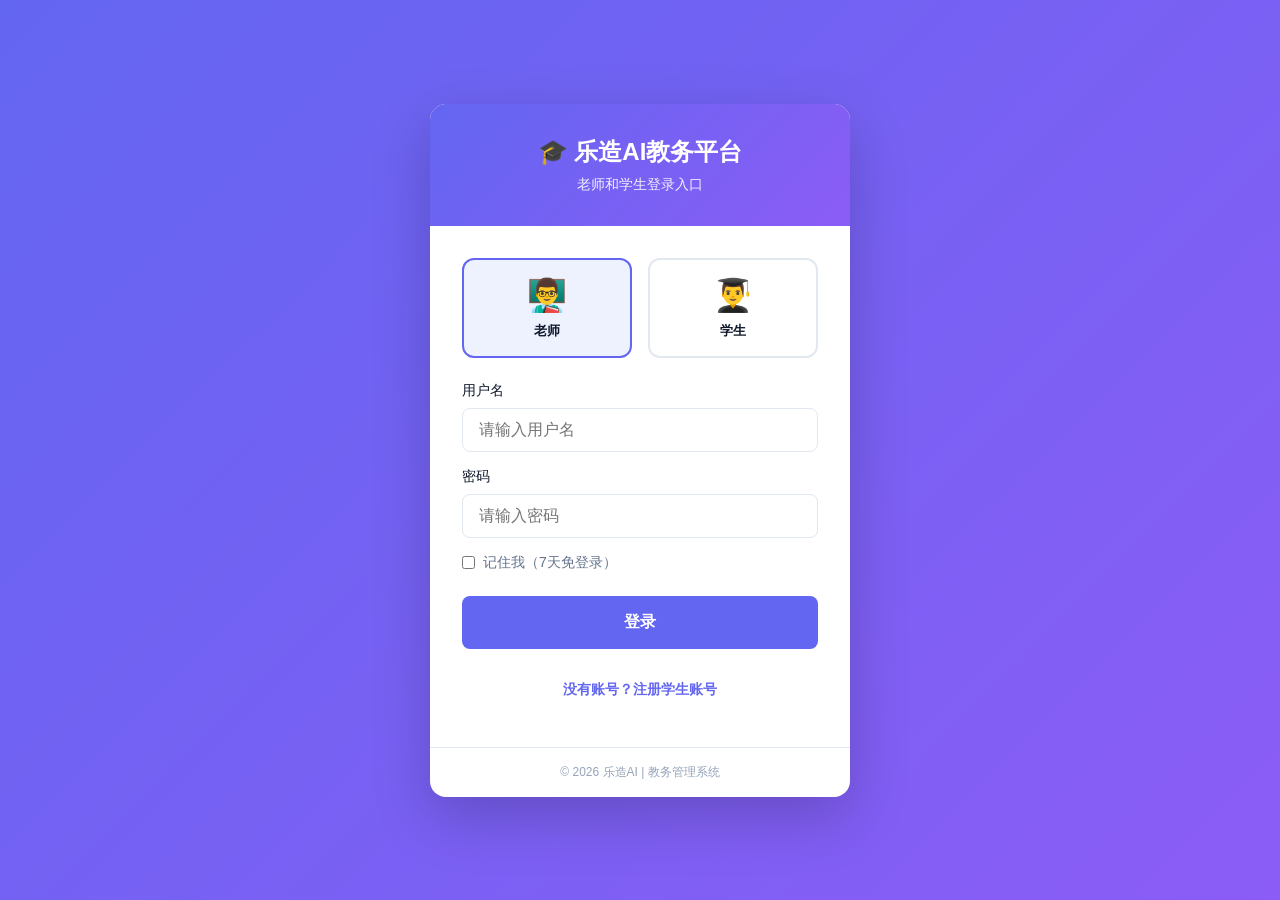
<file: education/dashboard.html>
<!DOCTYPE html>
<html lang="zh-CN">
<head>
    <meta charset="UTF-8">
    <meta name="viewport" content="width=device-width, initial-scale=1.0">
    <title>工作台 - 乐造AI教务平台</title>
    <link rel="preconnect" href="https://fonts.googleapis.com">
    <link rel="preconnect" href="https://fonts.gstatic.com" crossorigin>
    <link href="https://fonts.googleapis.com/css2?family=Noto+Sans+SC:wght@300;400;500;600;700&family=Outfit:wght@400;500;600;700&display=swap" rel="stylesheet">
    <style>
        :root {
            --primary: #6366f1;
            --primary-dark: #4f46e5;
            --primary-light: #818cf8;
            --success: #10b981;
            --warning: #f59e0b;
            --danger: #ef4444;
            --dark: #0f172a;
            --dark-soft: #1e293b;
            --gray: #64748b;
            --gray-light: #94a3b8;
            --light: #f8fafc;
            --white: #ffffff;
        }
        
        * {
            margin: 0;
            padding: 0;
            box-sizing: border-box;
        }
        
        body {
            font-family: 'Noto Sans SC', sans-serif;
            background: var(--light);
            min-height: 100vh;
        }
        
        /* 顶部导航 */
        .navbar {
            background: var(--white);
            padding: 1rem 1.5rem;
            box-shadow: 0 2px 10px rgba(0,0,0,0.05);
            display: flex;
            justify-content: space-between;
            align-items: center;
        }
        
        .navbar .logo {
            font-size: 1.25rem;
            font-weight: 700;
            color: var(--primary);
        }
        
        .navbar .user-info {
            display: flex;
            align-items: center;
            gap: 1rem;
        }
        
        .navbar .user-name {
            font-weight: 500;
        }
        
        .navbar .role-badge {
            padding: 0.25rem 0.75rem;
            border-radius: 20px;
            font-size: 0.75rem;
            font-weight: 500;
        }
        
        .role-teacher {
            background: #eef2ff;
            color: var(--primary);
        }
        
        .role-student {
            background: #d1fae5;
            color: var(--success);
        }
        
        .btn-logout {
            padding: 0.5rem 1rem;
            border: 1px solid #e2e8f0;
            background: var(--white);
            border-radius: 8px;
            cursor: pointer;
            font-size: 0.875rem;
            transition: all 0.3s;
        }
        
        .btn-logout:hover {
            background: var(--light);
        }
        
        /* 主内容 */
        .container {
            max-width: 1200px;
            margin: 0 auto;
            padding: 1.5rem;
        }
        
        /* 欢迎区域 */
        .welcome {
            background: linear-gradient(135deg, var(--primary) 0%, #8b5cf6 100%);
            color: white;
            padding: 2rem;
            border-radius: 16px;
            margin-bottom: 1.5rem;
        }
        
        .welcome h2 {
            font-size: 1.5rem;
            margin-bottom: 0.5rem;
        }
        
        .welcome p {
            opacity: 0.9;
        }
        
        /* 统计卡片 */
        .stats {
            display: grid;
            grid-template-columns: repeat(auto-fit, minmax(200px, 1fr));
            gap: 1rem;
            margin-bottom: 1.5rem;
        }
        
        .stat-card {
            background: var(--white);
            padding: 1.5rem;
            border-radius: 12px;
            box-shadow: 0 2px 10px rgba(0,0,0,0.05);
        }
        
        .stat-card .number {
            font-size: 2rem;
            font-weight: 700;
            color: var(--primary);
        }
        
        .stat-card .label {
            color: var(--gray);
            font-size: 0.875rem;
        }
        
        /* 区块 */
        .section {
            background: var(--white);
            border-radius: 12px;
            padding: 1.5rem;
            margin-bottom: 1rem;
            box-shadow: 0 2px 10px rgba(0,0,0,0.05);
        }
        
        .section-header {
            display: flex;
            justify-content: space-between;
            align-items: center;
            margin-bottom: 1rem;
        }
        
        .section-title {
            font-size: 1.125rem;
            font-weight: 600;
            color: var(--dark);
        }
        
        .btn {
            padding: 0.5rem 1rem;
            border-radius: 8px;
            font-size: 0.875rem;
            cursor: pointer;
            transition: all 0.3s;
        }
        
        .btn-primary {
            background: var(--primary);
            color: white;
            border: none;
        }
        
        .btn-primary:hover {
            background: var(--primary-dark);
        }
        
        .btn-secondary {
            background: var(--light);
            color: var(--gray);
            border: 1px solid #e2e8f0;
        }
        
        /* 课程列表 */
        .course-list {
            display: grid;
            gap: 1rem;
        }
        
        .course-item {
            display: flex;
            align-items: center;
            padding: 1rem;
            border: 1px solid #e2e8f0;
            border-radius: 8px;
            transition: all 0.3s;
        }
        
        .course-item:hover {
            border-color: var(--primary-light);
            background: #f8fafc;
        }
        
        .course-icon {
            font-size: 2rem;
            margin-right: 1rem;
        }
        
        .course-info {
            flex: 1;
        }
        
        .course-name {
            font-weight: 600;
            color: var(--dark);
        }
        
        .course-meta {
            font-size: 0.875rem;
            color: var(--gray);
        }
        
        /* 学生作品列表 */
        .work-list {
            display: grid;
            gap: 1rem;
        }
        
        .work-item {
            display: flex;
            align-items: center;
            padding: 1rem;
            border: 1px solid #e2e8f0;
            border-radius: 8px;
        }
        
        .work-info {
            flex: 1;
        }
        
        .work-title {
            font-weight: 500;
        }
        
        .work-meta {
            font-size: 0.875rem;
            color: var(--gray);
        }
        
        .status-badge {
            padding: 0.25rem 0.75rem;
            border-radius: 20px;
            font-size: 0.75rem;
            font-weight: 500;
        }
        
        .status-draft {
            background: #fef3c7;
            color: #b45309;
        }
        
        .status-submitted {
            background: #dbeafe;
            color: #1d4ed8;
        }
        
        .status-reviewed {
            background: #d1fae5;
            color: #059669;
        }
        
        /* 空状态 */
        .empty {
            text-align: center;
            padding: 2rem;
            color: var(--gray);
        }
        
        /* 响应式 */
        @media (max-width: 768px) {
            .stats {
                grid-template-columns: repeat(2, 1fr);
            }
        }
    </style>
</head>
<body>
    <!-- 导航栏 -->
    <nav class="navbar">
        <div class="logo">🎓 乐造AI教务平台</div>
        <div class="user-info">
            <span class="user-name" id="userName"></span>
            <span class="role-badge" id="roleBadge"></span>
            <button class="btn-logout" onclick="handleLogout()">退出</button>
        </div>
    </nav>
    
    <!-- 主内容 -->
    <div class="container">
        <!-- 欢迎区域 -->
        <div class="welcome">
            <h2 id="welcomeTitle">欢迎回来！</h2>
            <p id="welcomeDesc">今天是学习的一天~</p>
        </div>
        
        <!-- 老师视图 -->
        <div id="teacherView" style="display: none;">
            <div class="stats">
                <div class="stat-card">
                    <div class="number">25</div>
                    <div class="label">学生数</div>
                </div>
                <div class="stat-card">
                    <div class="number">3</div>
                    <div class="label">班级数</div>
                </div>
                <div class="stat-card">
                    <div class="number">87</div>
                    <div class="label">作品数</div>
                </div>
            </div>
            
            <div class="section">
                <div class="section-header">
                    <h3 class="section-title">📚 我的课程</h3>
                    <button class="btn btn-primary">新建课程</button>
                </div>
                <div class="course-list">
                    <div class="course-item">
                        <div class="course-icon">🔷</div>
                        <div class="course-info">
                            <div class="course-name">Scratch基础第一课</div>
                            <div class="course-meta">3个班级 · 25学生</div>
                        </div>
                        <button class="btn btn-secondary">管理</button>
                    </div>
                    <div class="course-item">
                        <div class="course-icon">🔷</div>
                        <div class="course-info">
                            <div class="course-name">Scratch基础第二课</div>
                            <div class="course-meta">3个班级 · 25学生</div>
                        </div>
                        <button class="btn btn-secondary">管理</button>
                    </div>
                </div>
            </div>
            
            <div class="section">
                <div class="section-header">
                    <h3 class="section-title">📂 班级管理</h3>
                    <button class="btn btn-primary">新建班级</button>
                </div>
                <div class="course-list">
                    <div class="course-item">
                        <div class="course-icon">🎓</div>
                        <div class="course-info">
                            <div class="course-name">Scratch基础班</div>
                            <div class="course-meta">25学生 · 3个课程</div>
                        </div>
                        <button class="btn btn-secondary">管理</button>
                    </div>
                </div>
            </div>
        </div>
        
        <!-- 学生视图 -->
        <div id="studentView" style="display: none;">
            <div class="section">
                <div class="section-header">
                    <h3 class="section-title">📚 今日课程</h3>
                </div>
                <div class="course-list">
                    <div class="course-item">
                        <div class="course-icon">🔷</div>
                        <div class="course-info">
                            <div class="course-name">Scratch基础第一课：让角色动起来</div>
                            <div class="course-meta">老师：张老师 · 45分钟</div>
                        </div>
                        <button class="btn btn-primary">开始学习</button>
                    </div>
                </div>
            </div>
            
            <div class="section">
                <div class="section-header">
                    <h3 class="section-title">📝 我的作品</h3>
                    <button class="btn btn-secondary">查看全部</button>
                </div>
                <div class="work-list">
                    <div class="work-item">
                        <div class="course-icon">🎨</div>
                        <div class="work-info">
                            <div class="work-title">我的第一个作品</div>
                            <div class="work-meta">2024-01-15 · Scratch</div>
                        </div>
                        <span class="status-badge status-reviewed">已完成</span>
                    </div>
                    <div class="work-item">
                        <div class="course-icon">🎨</div>
                        <div class="work-info">
                            <div class="work-title">猫捉老鼠</div>
                            <div class="work-meta">2024-01-15 · Scratch</div>
                        </div>
                        <span class="status-badge status-draft">草稿</span>
                    </div>
                </div>
            </div>
        </div>
    </div>
    
    <script src="js/auth.js"></script>
    <script src="js/api.js"></script>
    <script>
        // 检查登录状态
        function checkAuth() {
            const auth = Storage.getAuth();
            if (!auth) {
                location.href = 'index.html';
                return null;
            }
            return auth;
        }
        
        // 渲染页面
        function render(auth) {
            // 用户信息
            document.getElementById('userName').textContent = auth.name;
            
            const roleBadge = document.getElementById('roleBadge');
            if (auth.role === 'teacher') {
                roleBadge.textContent = '👨‍🏫 老师';
                roleBadge.className = 'role-badge role-teacher';
                document.getElementById('teacherView').style.display = 'block';
                document.getElementById('welcomeTitle').textContent = `欢迎回来，${auth.name}老师！`;
            } else {
                roleBadge.textContent = '👨‍🎓 学生';
                roleBadge.className = 'role-badge role-student';
                document.getElementById('studentView').style.display = 'block';
                document.getElementById('welcomeTitle').textContent = `欢迎回来，${auth.name}！`;
            }
            
            // 欢迎描述
            const now = new Date();
            const hour = now.getHours();
            let desc = '';
            if (hour < 12) desc = '早上好！今天也要认真学习哦~';
            else if (hour < 18) desc = '下午好！继续加油~';
            else desc = '晚上好！今天学到了什么？';
            document.getElementById('welcomeDesc').textContent = desc;
        }
        
        // 退出登录
        function handleLogout() {
            if (confirm('确定要退出登录吗？')) {
                Storage.clearAuth();
                location.href = 'index.html';
            }
        }
        
        // 初始化
        window.onload = function() {
            const auth = checkAuth();
            if (auth) {
                render(auth);
            }
        };
    </script>
</body>
</html>
</file>
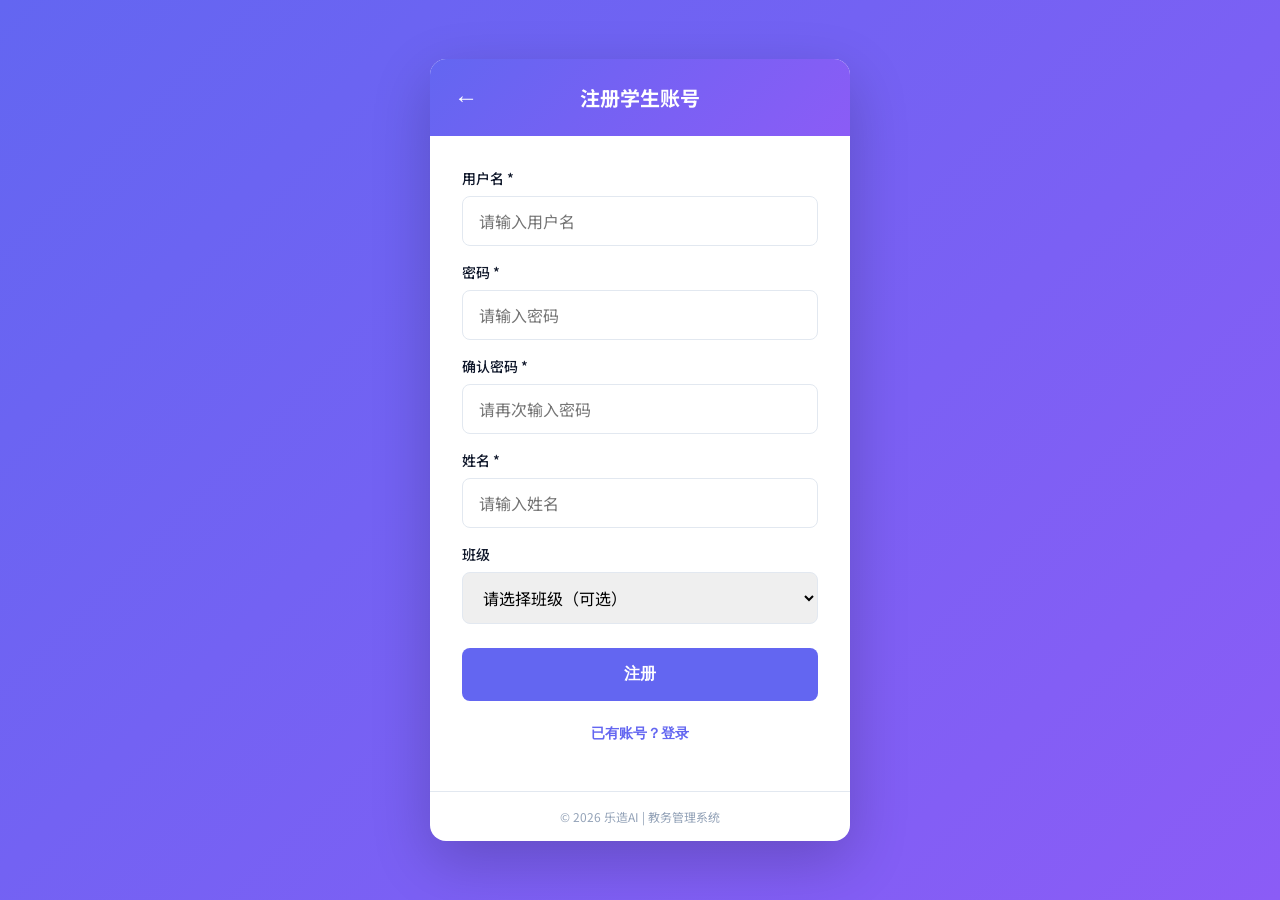
<file: education/register.html>
<!DOCTYPE html>
<html lang="zh-CN">
<head>
    <meta charset="UTF-8">
    <meta name="viewport" content="width=device-width, initial-scale=1.0">
    <title>注册 - 乐造AI教务平台</title>
    <link rel="preconnect" href="https://fonts.googleapis.com">
    <link rel="preconnect" href="https://fonts.gstatic.com" crossorigin>
    <link href="https://fonts.googleapis.com/css2?family=Noto+Sans+SC:wght@300;400;500;600;700&family=Outfit:wght@400;500;600;700&display=swap" rel="stylesheet">
    <style>
        :root {
            --primary: #6366f1;
            --primary-dark: #4f46e5;
            --primary-light: #818cf8;
            --success: #10b981;
            --warning: #f59e0b;
            --danger: #ef4444;
            --dark: #0f172a;
            --dark-soft: #1e293b;
            --gray: #64748b;
            --gray-light: #94a3b8;
            --light: #f8fafc;
            --white: #ffffff;
            --gradient: linear-gradient(135deg, #6366f1 0%, #8b5cf6 100%);
        }
        
        * {
            margin: 0;
            padding: 0;
            box-sizing: border-box;
        }
        
        body {
            font-family: 'Noto Sans SC', sans-serif;
            background: var(--gradient);
            min-height: 100vh;
            display: flex;
            align-items: center;
            justify-content: center;
            padding: 1rem;
        }
        
        .container {
            background: var(--white);
            border-radius: 16px;
            box-shadow: 0 20px 60px rgba(0,0,0,0.2);
            width: 100%;
            max-width: 420px;
            overflow: hidden;
        }
        
        .header {
            background: var(--gradient);
            color: white;
            padding: 1.5rem 2rem;
            position: relative;
        }
        
        .back-btn {
            position: absolute;
            left: 1rem;
            top: 50%;
            transform: translateY(-50%);
            background: none;
            border: none;
            color: white;
            font-size: 1.5rem;
            cursor: pointer;
            padding: 0.5rem;
        }
        
        .header h1 {
            font-size: 1.25rem;
            font-weight: 700;
            text-align: center;
        }
        
        .content {
            padding: 2rem;
        }
        
        .form-group {
            margin-bottom: 1rem;
        }
        
        .form-group label {
            display: block;
            margin-bottom: 0.5rem;
            font-weight: 500;
            color: var(--dark);
            font-size: 0.875rem;
        }
        
        .form-group input,
        .form-group select {
            width: 100%;
            padding: 0.75rem 1rem;
            border: 1px solid #e2e8f0;
            border-radius: 8px;
            font-size: 1rem;
            font-family: inherit;
            transition: all 0.3s;
        }
        
        .form-group input:focus,
        .form-group select:focus {
            outline: none;
            border-color: var(--primary);
            box-shadow: 0 0 0 3px rgba(99, 102, 241, 0.1);
        }
        
        .btn {
            width: 100%;
            padding: 1rem;
            border: none;
            border-radius: 8px;
            font-size: 1rem;
            font-weight: 600;
            cursor: pointer;
            transition: all 0.3s;
            margin-top: 0.5rem;
        }
        
        .btn-primary {
            background: var(--primary);
            color: white;
        }
        
        .btn-primary:hover {
            background: var(--primary-dark);
        }
        
        .btn-primary:disabled {
            background: var(--gray-light);
            cursor: not-allowed;
        }
        
        .btn-link {
            background: none;
            color: var(--primary);
            font-size: 0.875rem;
        }
        
        .btn-link:hover {
            text-decoration: underline;
        }
        
        .error {
            background: #fef2f2;
            color: var(--danger);
            padding: 0.75rem;
            border-radius: 8px;
            margin-bottom: 1rem;
            font-size: 0.875rem;
            display: none;
        }
        
        .error.show {
            display: block;
        }
        
        .footer {
            text-align: center;
            padding: 1rem;
            color: var(--gray-light);
            font-size: 0.75rem;
            border-top: 1px solid #e2e8f0;
        }
        
        .loading {
            display: inline-block;
            width: 1rem;
            height: 1rem;
            border: 2px solid #fff;
            border-top-color: transparent;
            border-radius: 50%;
            animation: spin 0.8s linear infinite;
            margin-right: 0.5rem;
        }
        
        @keyframes spin {
            to { transform: rotate(360deg); }
        }
    </style>
</head>
<body>
    <div class="container">
        <div class="header">
            <button class="back-btn" onclick="location.href='index.html'">←</button>
            <h1>注册学生账号</h1>
        </div>
        
        <div class="content">
            <div class="error" id="error"></div>
            
            <form id="registerForm" onsubmit="handleRegister(event)">
                <div class="form-group">
                    <label for="username">用户名 *</label>
                    <input type="text" id="username" name="username" required placeholder="请输入用户名" minlength="3">
                </div>
                
                <div class="form-group">
                    <label for="password">密码 *</label>
                    <input type="password" id="password" name="password" required placeholder="请输入密码" minlength="6">
                </div>
                
                <div class="form-group">
                    <label for="confirmPassword">确认密码 *</label>
                    <input type="password" id="confirmPassword" name="confirmPassword" required placeholder="请再次输入密码">
                </div>
                
                <div class="form-group">
                    <label for="name">姓名 *</label>
                    <input type="text" id="name" name="name" required placeholder="请输入姓名">
                </div>
                
                <div class="form-group">
                    <label for="classId">班级</label>
                    <select id="classId" name="classId">
                        <option value="">请选择班级（可选）</option>
                        <option value="class-scratch-basic">Scratch基础班</option>
                        <option value="class-scratch-advanced">Scratch进阶班</option>
                        <option value="class-python-basic">Python基础班</option>
                    </select>
                </div>
                
                <button type="submit" class="btn btn-primary" id="registerBtn">
                    注册
                </button>
                
                <button type="button" class="btn btn-link" onclick="location.href='index.html'">
                    已有账号？登录
                </button>
            </form>
        </div>
        
        <div class="footer">
            © 2026 乐造AI | 教务管理系统
        </div>
    </div>
    
    <script src="js/auth.js"></script>
    <script src="js/api.js"></script>
    <script>
        function showError(message) {
            const errorEl = document.getElementById('error');
            errorEl.textContent = message;
            errorEl.classList.add('show');
        }
        
        function hideError() {
            document.getElementById('error').classList.remove('show');
        }
        
        async function handleRegister(event) {
            event.preventDefault();
            hideError();
            
            const username = document.getElementById('username').value.trim();
            const password = document.getElementById('password').value;
            const confirmPassword = document.getElementById('confirmPassword').value;
            const name = document.getElementById('name').value.trim();
            const classId = document.getElementById('classId').value;
            const registerBtn = document.getElementById('registerBtn');
            
            // 验证
            if (!username || !password || !name) {
                showError('请填写所有必填项');
                return;
            }
            
            if (password.length < 6) {
                showError('密码至少6位');
                return;
            }
            
            if (password !== confirmPassword) {
                showError('两次密码输入不一致');
                return;
            }
            
            // 显示加载状态
            registerBtn.disabled = true;
            registerBtn.innerHTML = '<span class="loading"></span>注册中...';
            
            try {
                const result = await AuthService.register(username, password, name, classId);
                
                if (result.success) {
                    // 保存登录信息
                    Storage.setAuth(result.user, result.token, true);
                    
                    alert('注册成功！');
                    location.href = 'dashboard.html';
                } else {
                    showError(result.error || '注册失败');
                }
            } catch (error) {
                console.error('注册错误:', error);
                showError('注册失败，请稍后重试');
            } finally {
                registerBtn.disabled = false;
                registerBtn.textContent = '注册';
            }
        }
        
        // 检查是否已登录
        window.onload = function() {
            const auth = Storage.getAuth();
            if (auth) {
                location.href = 'dashboard.html';
            }
        };
    </script>
</body>
</html>
</file>
